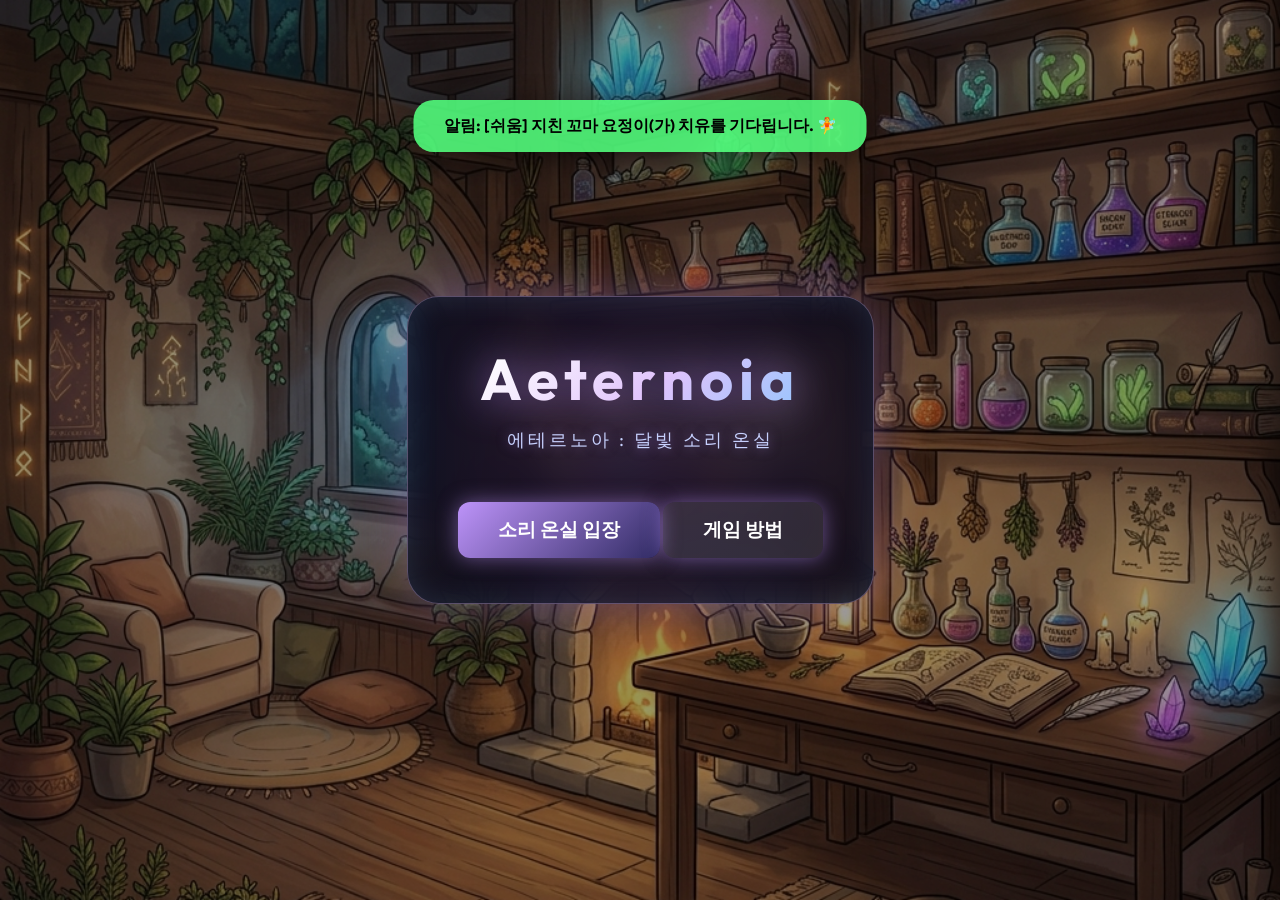
<file: index.html>
<!DOCTYPE html>
<html lang="ko">
<head>
    <meta charset="UTF-8">
    <meta name="viewport" content="width=device-width, initial-scale=1.0">
    <title>에테르노아 : 달빛 소리 온실 (Aeternoia)</title>
    <link rel="stylesheet" href="style.css?v=34">
    <link href="https://fonts.googleapis.com/css2?family=Outfit:wght@300;400;600;700&display=swap" rel="stylesheet">
</head>
<body>
    <div class="background-container">
        <div class="aurora"></div>
        <div class="stars" id="stars"></div>
    </div>

    <div id="app">
        <!-- 전역 상단 바 -->
        <div id="global-top-bar" class="top-bar-absolute hidden">
            <div class="top-bar-left">
                <div id="game-clock-badge" class="game-clock-badge glass" title="치유센터 가상 시각">
                    <span id="clock-icon" class="clock-icon">☀️</span>
                    <span id="clock-time" class="clock-time">08:00</span>
                    <span id="clock-tag" class="rush-tag hidden">🔥 RUSH!</span>
                </div>
                <div id="active-buffs-container" class="active-buffs-container"></div>
            </div>
            <div class="top-bar-right" style="display: flex; align-items: center; gap: 8px;">
                <select id="store-selector" class="glass" onchange="changeStage(this.value)">
                    <option value="1">1호점</option>
                </select>
                <button id="notif-btn" class="glass" onclick="toggleNotifications()">
                    🔔 <span id="notif-badge" class="hidden">0</span>
                </button>
            </div>
        </div>

        <!-- 1. 시작 화면 -->
        <section id="screen-start" class="screen active">
            <div class="title-container">
                <h1 class="game-title">Aeternoia</h1>
                <p class="game-subtitle" data-i18n="game_subtitle">에테르노아 : 달빛 소리 온실</p>
                <button class="primary-btn glow-btn" onclick="startGame()" data-i18n="start_button">소리 온실 입장</button>
                <button class="primary-btn glow-btn" onclick="showTutorial(event)" style="margin-top: 15px; background: rgba(255, 255, 255, 0.1);" data-i18n="tutorial_button">게임 방법</button>
            </div>
        </section>

        <!-- 2. 스튜디오 허브 (코너 선택 및 경영) -->
        <section id="screen-studio" class="screen">
            <header class="status-bar glass">
                <div class="user-info">
                    <span class="rank-tag" data-i18n="rank_tag">온실의 수호자</span>
                    <h1 id="guardian-name">에테르노아 온실</h1>
                </div>
                <div class="stats">
                    <div class="stat-item" id="stat-essence">
                        <span class="icon">✨</span>
                        <span class="value">0</span>
                    </div>
                    <div class="stat-item" id="stat-level">
                        <span class="value">LV.1</span>
                        <div class="level-xp-container">
                            <span class="xp-numeric">0 / 100 XP</span>
                        </div>
                    </div>
                </div>
            </header>

            <div class="studio-content">
                <h2 data-i18n="rooms_title">ASMR 코너 (Recording Rooms)</h2>
                <div class="room-grid" id="room-list">
                    <!-- 방 목록 동적 생성 -->
                </div>
            </div>

            <nav class="action-tabs glass">
                <button class="tab-btn active" data-tab="manage"><span class="tab-icon">🏢</span><span class="tab-text" data-i18n="tab_manage">경영</span></button>
                <button class="tab-btn" data-tab="inventory"><span class="tab-icon">🎒</span><span class="tab-text" data-i18n="tab_inventory">보관함</span></button>
                <button class="tab-btn" data-tab="upgrade"><span class="tab-icon">🛠️</span><span class="tab-text" data-i18n="tab_upgrade">강화</span></button>
                <button class="tab-btn" data-tab="abilities"><span class="tab-icon">✨</span><span class="tab-text" data-i18n="tab_abilities">능력</span></button>
                <button class="tab-btn" data-tab="stream" style="display:none;"><span class="tab-icon">🌌</span><span class="tab-text" data-i18n="tab_stream">방송</span></button>
                <button class="tab-btn" data-tab="reviews">
                    <span class="tab-icon">📱</span>
                    <span class="tab-text" data-i18n="tab_reviews">도감</span>
                    <span id="reviews-badge" class="badge hidden" style="position:absolute; top:-5px; right:-5px; background:red; color:white; border-radius:50%; padding:2px 6px; font-size:0.7rem; font-weight:bold;">0</span>
                </button>
                <button class="tab-btn" data-tab="settings"><span class="tab-icon">⚙️</span><span class="tab-text" data-i18n="tab_settings">설정</span></button>
            </nav>

            <!-- 허브 패널 시스템 -->
            <div class="panel-container">
                <button class="close-panel-btn" onclick="closePanel()">✕</button>
                
                <div id="manage-panel" class="panel active">
                    <div class="visitor-section">
                        <h3 data-i18n="visitor_title">대기 중인 지친 정령들</h3>
                        <p class="desc" data-i18n="visitor_desc">정령을 직접 치유하여 막대한 보상을 획득하세요.</p>
                        <div id="visitor-list"></div>
                    </div>
                </div>

                <div id="inventory-panel" class="panel">
                    <div class="shop-header">
                        <h2 data-i18n="inventory_title">아이템 보관함</h2>
                    </div>
                    <div class="inventory-bookshelf" id="inventory-list">
                        <!-- 인벤토리 아이템 동적 생성 -->
                    </div>
                </div>

                <div id="upgrade-panel" class="panel">
                    <div class="shop-header">
                        <h2 data-i18n="shop_title">영혼 상점 (버프 & 강화)</h2>
                        <div class="current-balance glass">✨ <span id="shop-essence">0</span></div>
                    </div>
                    
                    <div style="margin-bottom:15px;">
                        <h3 style="font-size:0.95rem; color:var(--accent-gold); margin-bottom:8px; display:flex; align-items:center; gap:6px;">🔨 영구 시스템 강화</h3>
                        <div class="upgrade-grid" id="upgrade-items"></div>
                    </div>

                    <!-- 1시간 주기 비밀 상점 섹션 -->
                    <div style="border-top: 1px dashed rgba(255,255,255,0.15); padding-top:15px; margin-top:15px;">
                        <div style="display:flex; justify-content:space-between; align-items:center; margin-bottom:10px;">
                            <h3 style="font-size:0.95rem; color:#00ffcc; display:flex; align-items:center; gap:6px;" data-i18n="secret_shop_title">⏰ 1시간 한정 비밀 보물상점</h3>
                            <span id="secret-shop-timer" style="font-size:0.8rem; font-family:monospace; color:#ffd700; background:rgba(0,0,0,0.4); padding:4px 10px; border-radius:12px; border:1px solid rgba(255,215,0,0.3);">⏱️ 재고 교체: 계산 중...</span>
                        </div>
                        <div class="upgrade-grid" id="secret-shop-items"></div>
                    </div>
                </div>

                <div id="abilities-panel" class="panel">
                    <div class="shop-header">
                        <div>
                            <h2 data-i18n="abilities_title">✨ 신비의 능력 각성</h2>
                            <p class="desc" data-i18n="abilities_desc" style="font-size:0.8rem; color:#aaa; margin-top:3px;">호점과 요소를 개척하여 치유센터의 강력한 자동화 및 보너스 능력을 해금하세요.</p>
                        </div>
                        <div class="current-balance glass">✨ <span id="abilities-essence">0</span></div>
                    </div>
                    <div class="abilities-branch-banner glass" style="margin-bottom:10px; padding:8px 15px; display:flex; justify-content:space-between; align-items:center; border-radius:12px; border:1px solid rgba(255,215,0,0.3);">
                        <span id="abilities-current-branch-badge" style="font-size:0.85rem; font-weight:bold; color:var(--accent-gold);">📍 현재 호점: 1호점</span>
                        <span style="font-size:0.75rem; color:#aaa;">해당 호점의 손님 및 룸에 독립 발동</span>
                    </div>
                    <div class="abilities-status-bar glass" id="abilities-status-summary" style="margin-bottom:15px; padding:10px 15px; display:flex; justify-content:space-between; align-items:center; border-radius:14px;">
                        <span id="abilities-unlocked-count" style="font-size:0.85rem; color:var(--accent-gold); font-weight:bold;">각성된 능력: 0 / 8</span>
                        <span id="abilities-status-tip" style="font-size:0.75rem; color:#aaa;">조건을 충족하면 능력을 깨울 수 있습니다.</span>
                    </div>
                    <div class="ability-grid" id="abilities-list">
                        <!-- 동적 생성 -->
                    </div>
                </div>

                <div id="stream-panel" class="panel">
                    <div class="stream-header">
                        <h2 data-i18n="stream_title">에테르노아 튜브 (힐링 채널)</h2>
                        <p class="desc" data-i18n="stream_desc">영상을 업로드하여 지속적인 조회수(경험치)와 후원금(정수)을 얻으세요!</p>
                        <p class="video-limit-text"><span data-i18n="upload_slots">업로드 슬롯:</span> <strong id="video-count">0</strong> / <strong id="video-max">1</strong> <span style="font-size:0.7rem; color:#aaa;" data-i18n="slots_info">(레벨당 1개)</span></p>
                    </div>
                    <div class="upload-controls glass">
                        <label for="stream-topic" data-i18n="select_topic">ASMR 주제 선택:</label>
                        <select id="stream-topic" class="custom-select">
                            <!-- 해금된 방 목록 동적 생성 -->
                        </select>
                        <button class="primary-btn upload-action-btn" onclick="uploadVideo()" data-i18n="upload_button">새 영상 업로드 🎥</button>
                    </div>
                    <div class="video-list-container">
                        <h3 data-i18n="uploaded_videos">업로드된 영상 목록</h3>
                            <div id="video-list" class="video-list">
                            <!-- 비디오 카드 동적 생성 -->
                        </div>
                    </div>
                </div>

                <div id="reviews-panel" class="panel">
                    <h3 data-i18n="reviews_title">에테르노아 SNS 후기 도감</h3>
                    <p class="desc" data-i18n="reviews_desc">손님들을 치유하고 남겨진 후기들을 수집하여 특별한 보상을 받아보세요.</p>
                    <div id="reviews-container">
                        <!-- 리뷰 도감 목록 동적 생성 -->
                    </div>
                </div>

                <!-- 설정 패널 -->
                <div id="settings-panel" class="panel">
                    <div class="shop-header"><h2 data-i18n="settings_title">환경 설정</h2></div>
                    <div class="upgrade-grid">
                        <div class="upgrade-card" style="flex-direction:column; align-items:flex-start; gap:10px;">
                            <label for="bgm-volume-slider"><strong data-i18n="setting_bgm_volume">🎵 배경음악 볼륨</strong></label>
                            <input type="range" id="bgm-volume-slider" min="0" max="100" value="50" oninput="applySettings()" onchange="applySettings()" style="width:100%;">
                        </div>
                        <div class="upgrade-card" style="flex-direction:column; align-items:flex-start; gap:10px;">
                            <label for="sfx-volume-slider"><strong data-i18n="setting_sfx_volume">🔊 효과음 (상호작용) 볼륨</strong></label>
                            <input type="range" id="sfx-volume-slider" min="0" max="100" value="50" oninput="applySettings()" onchange="applySettings()" style="width:100%;">
                        </div>
                        <div class="upgrade-card" style="flex-direction:column; align-items:flex-start; gap:10px;">
                            <label for="interaction-mode"><strong data-i18n="interaction_mode_title">🖱️ 상호작용 모드</strong></label>
                            <select id="interaction-mode" onchange="applySettings()" class="custom-select" style="background:rgba(255,255,255,0.1); border:none; padding:5px; width:100%;">
                                <option value="direct" data-i18n="interaction_mode_direct">직접 상호작용 (클릭/드래그 시 재화 획득)</option>
                                <option value="auto" data-i18n="interaction_mode_auto">자동 재생 (반복 듣기 전용, 재화 획득 불가)</option>
                            </select>
                        </div>
                        <div class="upgrade-card" style="flex-direction:row; align-items:center; justify-content:space-between;">
                            <label for="autosave-toggle"><strong data-i18n="setting_autosave">💾 자동 저장 기능</strong></label>
                            <input type="checkbox" id="autosave-toggle" checked onchange="applySettings()" style="transform:scale(1.5);">
                        </div>
                        <div class="upgrade-card" style="flex-direction:column; align-items:flex-start; gap:10px;">
                            <label for="graphics-select"><strong data-i18n="setting_graphics">✨ 그래픽 (화질)</strong></label>
                            <select id="graphics-select" onchange="applySettings()" class="custom-select" style="background:rgba(255,255,255,0.1); border:none; padding:5px; width:100%;">
                                <option value="high" data-i18n="graphics_high">높음 (모든 효과 켜짐)</option>
                                <option value="low" data-i18n="graphics_low">낮음 (배터리/저사양용)</option>
                            </select>
                        </div>
                        <div class="upgrade-card" style="flex-direction:column; align-items:flex-start; gap:10px;">
                            <label for="language-select"><strong data-i18n="setting_language">🌐 언어 / Language</strong></label>
                            <select id="language-select" class="custom-select" onchange="applySettings(); applyLanguage();" style="background:rgba(255,255,255,0.1); border:none; padding:5px; width:100%;">
                                <option value="ko">한국어 (Korean)</option>
                                <option value="en">English</option>
                                <option value="ja">日本語 (Japanese)</option>
                                <option value="zh">简体中文 (Chinese)</option>
                                <option value="fr">Français (French)</option>
                            </select>
                        </div>
                        <div class="upgrade-card" style="flex-direction:row; align-items:center; justify-content:space-between; grid-column: 1 / -1; border: 1px solid rgba(255, 215, 0, 0.4); background: rgba(255, 215, 0, 0.05);">
                            <label for="devmode-toggle"><strong style="color:#ffd700;">🛠️ 개발자 모드 (Dev Mode)</strong></label>
                            <input type="checkbox" id="devmode-toggle" onchange="toggleDevMode()" style="transform:scale(1.5);">
                        </div>
                        <!-- 개발자 툴킷 패널 -->
                        <div id="devmode-panel" class="upgrade-card" style="display:none; flex-direction:column; align-items:flex-start; gap:12px; grid-column: 1 / -1; background: rgba(0, 0, 0, 0.4); border: 1px dashed #ffd700; padding:15px; border-radius:10px; margin-top:5px;">
                            <h3 style="color:#ffd700; font-size:1.05rem; margin:0 0 5px 0; display:flex; align-items:center; gap:6px;">⚡ 개발자 시스템 커스텀 툴킷</h3>
                            <div style="display:flex; flex-wrap:wrap; gap:8px; width:100%;">
                                <button class="primary-btn" style="padding:6px 12px; font-size:0.85rem; background:linear-gradient(135deg, #f39c12, #d35400);" onclick="devAddResources()">💰 재화 +100억 에센스 & +1억 XP</button>
                                <button class="primary-btn" style="padding:6px 12px; font-size:0.85rem; background:linear-gradient(135deg, #9b59b6, #8e44ad);" onclick="devUnlockAllStages()">🔓 1~6호점 전격 해금</button>
                                <button class="primary-btn" style="padding:6px 12px; font-size:0.85rem; background:linear-gradient(135deg, #e74c3c, #c0392b);" onclick="devMaxAllRooms()">⚡ 현재 호점 모든 코너 & 강화 만렙</button>
                                <button class="primary-btn" style="padding:6px 12px; font-size:0.85rem; background:linear-gradient(135deg, #1abc9c, #16a085);" onclick="devSpawnVisitor()">🧑‍🤝‍🧑 손님 즉시 강제 소환</button>
                                <button class="primary-btn" style="padding:6px 12px; font-size:0.85rem; background:linear-gradient(135deg, #34495e, #2c3e50);" onclick="devResetBgm()">🎵 BGM & AudioContext 재시작</button>
                                <button class="primary-btn" style="padding:6px 12px; font-size:0.85rem; background:linear-gradient(135deg, #c0392b, #7f8c8d); border:1px solid #ff4444;" onclick="devResetAllData()">🧹 개발자 테스트 데이터 제거 (원래 상태로 복원)</button>
                            </div>
                            <!-- 실시간 시스템 진단 로그 박스 -->
                            <div style="width:100%; margin-top:8px; background:rgba(0,0,0,0.6); padding:10px; border-radius:6px; font-family:monospace; font-size:0.8rem; color:#00ffcc; max-height:140px; overflow-y:auto; border:1px solid rgba(0,255,204,0.3);">
                                <div style="font-weight:bold; color:#fff; margin-bottom:4px; border-bottom:1px solid #444; padding-bottom:3px; display:flex; justify-content:space-between;">
                                    <span>🔍 시스템 실시간 진단 상태</span>
                                    <span style="color:#aaa; font-weight:normal; font-size:0.75rem;">자동 갱신 중...</span>
                                </div>
                                <div id="dev-diag-info">진단 정보 로딩 중...</div>
                            </div>
                        </div>
                        <button class="primary-btn" style="width:100%; margin-top:10px; background:linear-gradient(135deg, #2ecc71, #27ae60);" onclick="manualSave()" data-i18n="save_button">현재 상태 수동 저장</button>
                    </div>
                </div>
            </div>
        </section>

        <!-- 3. 녹화 화면 (ASMR 상호작용 및 다이렉트 치유) -->
        <section id="screen-recording" class="screen">
            <header class="recording-header">
                <div style="display: flex; align-items: center; gap: 15px;">
                    <button class="back-btn glass" onclick="stopRecording()">
                        <span class="icon">◀</span> <span data-i18n="back_to_studio">스튜디오로 복귀</span>
                    </button>
                    <div id="recording-game-clock-badge" class="game-clock-badge glass" title="치유센터 가상 시각">
                        <span id="recording-clock-icon" class="clock-icon">☀️</span>
                        <span id="recording-clock-time" class="clock-time">08:00</span>
                        <span id="recording-clock-tag" class="rush-tag hidden">🔥 RUSH!</span>
                    </div>
                    <div class="level-display glass" style="padding: 5px 15px; border-radius: 20px; font-weight: bold; color: var(--accent-gold);">
                        <span id="recording-level-text">LV.1</span>
                    </div>
                    <div id="recording-active-buffs" class="active-buffs-container"></div>
                </div>
                <div class="metrics glass">
                    <div class="metric-item" id="stability-index">
                        <span class="label" data-i18n="stability_index">안정 지수</span>
                        <div class="meter-bg"><div class="meter-fill" style="width: 80%;"></div></div>
                        <span class="value">80%</span>
                    </div>
                </div>
            </header>

            <div id="active-healing-overlay" class="healing-overlay hidden">
                <div class="healing-target-info">
                    <span id="healing-avatar" class="avatar">🧚</span>
                    <div style="display: flex; flex-direction: column; align-items: flex-start; gap: 4px;">
                        <span id="healing-name" class="name">지친 요정 치유 중...</span>
                        <span id="healing-prescription-badge" class="prescription-pill standard">일반 처방 진행 중</span>
                    </div>
                </div>
                <div class="healing-progress-container glass">
                    <div id="healing-progress-fill" class="healing-progress-fill"></div>
                    <span id="healing-percent" class="healing-percent">0%</span>
                </div>
                <div class="instruction-text" data-i18n="healing_instruction">ASMR 도구와 상호작용하여 치유를 완료하세요!</div>
                <button id="auto-heal-btn" class="primary-btn glow-btn" onclick="toggleAutoHeal()" style="margin-top: 10px; background: linear-gradient(135deg, var(--accent-gold), #ffaa00); color: #000; font-weight: bold; border: none;" data-i18n="auto_heal_button">자동 치유 시작 ⚡</button>
            </div>

            <div class="recording-visual">
                <div id="db-meter" class="glass">
                    <div class="db-needle"></div>
                    <span class="db-text">35 dB</span>
                    <span class="db-status">OPTIMAL</span>
                </div>
                <div id="tool-instruction" class="tool-instruction glass" style="margin-bottom: 10px; padding: 10px; font-size: 0.9rem; text-align: center; color: #fff;" data-i18n="instruction_default">
                    <b>조작 방법:</b> 화면을 클릭하거나 마우스를 드래그하여 소리를 들어보세요.
                </div>
                <button id="auto-play-toggle" class="primary-btn glow-btn hidden" onclick="toggleAutoPlay()" style="margin: 0 auto 10px auto; display: none; background: linear-gradient(135deg, #3498db, #2980b9); color: #fff; font-weight: bold; border: none; width: 200px;" data-i18n="auto_play_toggle">🔊 소리 켜기</button>
                <div id="interaction-sanctuary" class="sanctuary-area">
                    <div id="active-tool-layer"></div>
                    <canvas id="interaction-canvas"></canvas>
                </div>
                <div class="current-room-text" id="recording-room-name">방 이름</div>
            </div>
            
            <div class="recording-footer">
                <div class="recording-footer-top">
                    <div id="recording-accumulated-rewards" class="session-rewards-badge glass" title="이번 세션 획득량">
                        <span class="session-reward-label" data-i18n="session_rewards_label">세션 획득</span>
                        <span class="session-val session-essence">✨ <strong id="session-essence-val">+0</strong></span>
                        <span class="session-val session-xp">🌟 <strong id="session-xp-val">+0</strong></span>
                    </div>
                </div>
                <div class="xp-bar-container glass">
                    <div class="xp-bar-fill"></div>
                    <span class="xp-text" data-i18n="growth_gauge">성장 게이지</span>
                </div>
            </div>
        </section>

        <!-- 4. 알림 센터 패널 -->
        <!-- Tutorial Modal -->
    <div id="tutorial-modal" class="modal-overlay hidden" style="z-index: 10000;">
        <div class="modal-content glass" style="max-width: 520px; text-align: center; position: relative; border-radius: 30px; padding: 25px; border: 1.5px solid var(--accent-gold);">
            <h2 style="margin-bottom: 15px; color: var(--accent-gold); font-size: 1.3rem;" data-i18n="tutorial_title">📖 게임 방법 (스튜디오 가이드)</h2>
            
            <div id="tutorial-slide-1" class="tutorial-slide">
                <img src="image/tutorial_step1.png" style="width: 100%; max-height: 240px; object-fit: cover; border-radius: 18px; margin-bottom: 15px; border: 1px solid rgba(255,255,255,0.2);" alt="Step 1">
                <p style="line-height: 1.6; font-size: 0.95rem; color: #e2e8f0;" data-i18n="tutorial_step1_text"><b>1. 손님 맞이</b><br>지친 손님이 찾아오면 클릭하여 원하는 치유 코너로 안내하세요. 붉은 바는 손님의 스트레스를 의미합니다.</p>
            </div>
            
            <div id="tutorial-slide-2" class="tutorial-slide hidden">
                <img src="image/tutorial_step2.png" style="width: 100%; max-height: 240px; object-fit: cover; border-radius: 18px; margin-bottom: 15px; border: 1px solid rgba(255,255,255,0.2);" alt="Step 2">
                <p style="line-height: 1.6; font-size: 0.95rem; color: #e2e8f0;" data-i18n="tutorial_step2_text"><b>2. ASMR 상호작용</b><br>코너 안의 요소를 클릭하거나 문지르면 <b>안정지수</b>가 오르고 치유 속도가 2배 빨라집니다!</p>
            </div>
            
            <div id="tutorial-slide-3" class="tutorial-slide hidden">
                <img src="image/tutorial_step3.png" style="width: 100%; max-height: 240px; object-fit: cover; border-radius: 18px; margin-bottom: 15px; border: 1px solid rgba(255,255,255,0.2);" alt="Step 3">
                <p style="line-height: 1.6; font-size: 0.95rem; color: #e2e8f0;" data-i18n="tutorial_step3_text"><b>3. 성장과 확장</b><br>치유가 끝나면 에센스(✨)와 경험치를 받습니다. 돈을 모아 장비를 업그레이드하고 호점을 오픈하세요!</p>
                <button class="primary-btn glow-btn" onclick="startFromTutorial(event)" style="margin-top: 15px; width: 100%; padding: 12px 20px; font-size: 1rem;" data-i18n="tutorial_enter_btn">✨ 지금 바로 스튜디오 입장하기</button>
            </div>

            <div style="margin-top: 20px; display: flex; justify-content: space-between; align-items: center; border-top: 1px solid rgba(255,255,255,0.1); padding-top: 15px;">
                <button class="secondary-btn" id="tutorial-prev" onclick="changeTutorialSlide(-1)" style="visibility: hidden; padding: 8px 18px;" data-i18n="tutorial_prev">◀ 이전</button>
                <div id="tutorial-dots" style="display: flex; gap: 8px;">
                    <span class="dot active" style="width: 10px; height: 10px; border-radius: 50%; background-color: var(--accent-gold);"></span>
                    <span class="dot" style="width: 10px; height: 10px; border-radius: 50%; background-color: rgba(255,255,255,0.3);"></span>
                    <span class="dot" style="width: 10px; height: 10px; border-radius: 50%; background-color: rgba(255,255,255,0.3);"></span>
                </div>
                <button class="primary-btn glow-btn" id="tutorial-next" onclick="changeTutorialSlide(1)" style="padding: 8px 18px;" data-i18n="tutorial_next">다음 ▶</button>
            </div>
            <button onclick="hideTutorial(event)" style="position: absolute; top: 15px; right: 15px; background: rgba(255,255,255,0.1); border: 1px solid rgba(255,255,255,0.3); width: 32px; height: 32px; border-radius: 50%; font-size: 1rem; color: white; cursor: pointer; display: flex; align-items: center; justify-content: center;">✕</button>
        </div>
    </div>

    <!-- Background Audio -->
    <audio id="bgm-player" loop></audio>

    <!-- Room Select Modal -->
    <div id="room-select-modal" class="modal-overlay hidden">
        <div class="modal-content glass" style="max-width: 540px;">
            <div id="room-select-modal-header">
                <h3 style="color:var(--accent-gold); margin-bottom:15px; text-align:center;">치유를 진행할 코너 선택</h3>
            </div>
            <div id="modal-room-list" style="display: grid; grid-template-columns: repeat(auto-fill, minmax(130px, 1fr)); gap: 10px; max-height: 50vh; overflow-y: auto;">
                <!-- 방 리스트 동적 생성 -->
            </div>
            <div class="modal-actions" style="margin-top: 15px;">
                <button class="secondary-btn" onclick="closeRoomSelectModal()" data-i18n="btn_cancel">취소</button>
            </div>
        </div>
    </div>

    <!-- Level Up Overlay -->
    <div id="levelup-overlay" class="hidden" onclick="this.classList.add('hidden')">
        <div class="levelup-content" onclick="event.stopPropagation(); document.getElementById('levelup-overlay').classList.add('hidden');">
            <div class="levelup-icon">🌟</div>
            <div class="levelup-text" data-i18n="levelup_title">레벨 업!</div>
            <div id="levelup-level" class="levelup-level">LV.2</div>
            <button onclick="document.getElementById('levelup-overlay').classList.add('hidden')" style="margin-top: 20px; display: block; width: 100%; background: transparent; border: none; color: #aaa; cursor: pointer; text-decoration: underline; font-size: 0.9rem;" data-i18n="skip_screen">화면 건너뛰기</button>
        </div>
    </div>

    <!-- Notification Container -->
    <div id="notification-center" class="notif-panel">
            <div class="notif-header">
                <h3 data-i18n="notif_center_title">알림 센터</h3>
                <button class="close-notif-btn glass" onclick="toggleNotifications()">✕</button>
            </div>
            <div id="notif-list" class="notif-list">
                <!-- 알림 내역 동적 생성 -->
            </div>
            <button class="clear-notif-btn" onclick="clearNotifications()" data-i18n="clear_notifs_button">알림 모두 지우기</button>
        </div>
    </div>

    <div id="item-modal" class="modal-overlay hidden">
        <div class="modal-content glass">
            <h3 data-i18n="item_use_confirm">정말로 이 아이템을 사용하시겠습니까?</h3>
            <div id="modal-item-info" class="modal-item-info"></div>
            <div class="modal-actions">
                <button class="primary-btn" id="btn-use-item" data-i18n="btn_use">사용하기</button>
                <button class="secondary-btn" onclick="closeItemModal()" data-i18n="btn_later">나중에</button>
            </div>
        </div>
    </div>

    <!-- Review Collection Celebration Modal -->
    <div id="reward-celebration-modal" class="modal-overlay hidden" onclick="closeRewardCelebrationModal()">
        <div class="reward-celebration-box glass" onclick="event.stopPropagation()">
            <div class="reward-icon-sparkle">🎉</div>
            <h2 id="reward-modal-title" class="reward-title">도감 컬렉션 달성 보상!</h2>
            <p id="reward-modal-subtitle" class="reward-subtitle">1호점 모든 ASMR 후기 수집 완료</p>
            <div id="reward-modal-items" class="reward-items-showcase">
                <!-- 동적 보상 아이템 -->
            </div>
            <p class="reward-tip" data-i18n="reward_modal_tip">방문객들의 소중한 후기가 온실에 큰 힘이 되었습니다.</p>
            <button class="primary-btn glow-btn" onclick="closeRewardCelebrationModal()" data-i18n="claim_reward">보상 받기</button>
        </div>
    </div>

    <!-- Healing Complete Modal (치유 완료 팝업) -->
    <div id="healing-complete-modal" class="modal-overlay hidden" onclick="closeHealingCompleteModal()">
        <div class="healing-complete-box glass" onclick="event.stopPropagation()">
            <div class="healing-complete-avatar" id="healing-complete-avatar">🧚</div>
            <h2 id="healing-complete-title" class="healing-complete-title" data-i18n="modal_healing_complete_title">🌸 치유 완료!</h2>
            <p id="healing-complete-subtitle" class="healing-complete-subtitle">달빛 정령 손님이 평온한 마음을 되찾았습니다.</p>

            <!-- 손님 만족도 카드 -->
            <div id="healing-satisfaction-card" class="satisfaction-card optimal">
                <div class="satisfaction-header">
                    <span class="satisfaction-label" data-i18n="label_guest_satisfaction">✨ 손님 만족도</span>
                    <div id="satisfaction-stars" class="satisfaction-stars">⭐⭐⭐⭐⭐</div>
                    <span id="satisfaction-badge" class="satisfaction-badge optimal">💖 맞춤 처방 대만족!</span>
                </div>
                <p id="satisfaction-comment" class="satisfaction-comment">"증상에 꼭 맞는 소리 덕분에 마음이 치유되었습니다!"</p>
                <div id="satisfaction-bonus-note" class="satisfaction-bonus-note">✨ 완치 보답 +30% 보너스 적용</div>
            </div>

            <!-- 획득 보상 내역 -->
            <div class="healing-rewards-showcase">
                <div class="healing-reward-row">
                    <span class="reward-icon">✨</span>
                    <div class="reward-meta">
                        <span class="reward-name" data-i18n="label_healing_essence">치유 정수</span>
                        <span id="healing-essence-subnote" class="reward-subnote"></span>
                    </div>
                    <span id="healing-reward-essence" class="reward-val">+0</span>
                </div>
                <div class="healing-reward-row">
                    <span class="reward-icon">🔮</span>
                    <div class="reward-meta">
                        <span class="reward-name" data-i18n="label_healing_xp">연구 경험치</span>
                        <span id="healing-xp-subnote" class="reward-subnote"></span>
                    </div>
                    <span id="healing-reward-xp" class="reward-val">+0</span>
                </div>
                <div id="healing-reward-tip-row" class="healing-reward-row tip-bonus-row hidden">
                    <span class="reward-icon">🎁</span>
                    <div class="reward-meta">
                        <span class="reward-name" style="color:var(--accent-gold);" data-i18n="label_healing_tip">정령의 특별 팁</span>
                        <span id="healing-tip-subnote" class="reward-subnote" style="color:#ffd700;" data-i18n="tip_subnote">치유에 깊이 감동하여 전달한 특별 보답</span>
                    </div>
                    <span id="healing-reward-tip" class="reward-val" style="color:var(--accent-gold);">+0</span>
                </div>
                <div id="healing-reward-item-row" class="healing-reward-row item-row hidden">
                    <span id="healing-reward-item-icon" class="reward-icon">🎁</span>
                    <div class="reward-meta">
                        <span id="healing-reward-item-name" class="reward-name">특별 답례 선물</span>
                        <span class="reward-subnote" style="color:#38bdf8;" data-i18n="special_gift_subnote">보답 선물</span>
                    </div>
                    <span class="reward-val highlight">+1개</span>
                </div>
            </div>

            <button class="primary-btn glow-btn" style="width:100%;" onclick="closeHealingCompleteModal()" data-i18n="btn_claim_healing_reward">소중한 보답 받기</button>
        </div>
    </div>

    <div id="toast-container" class="toast-container"></div>
    <audio id="bgm" src="game_sound/background_sound/Beneath_The_Glass_Willow.mp3" loop></audio>
    <script src="audio_base64.js?v=35"></script>
    <script src="procedural_bgm.js?v=35"></script>
    <script src="app.js?v=35"></script>
</body>
</html>
</file>
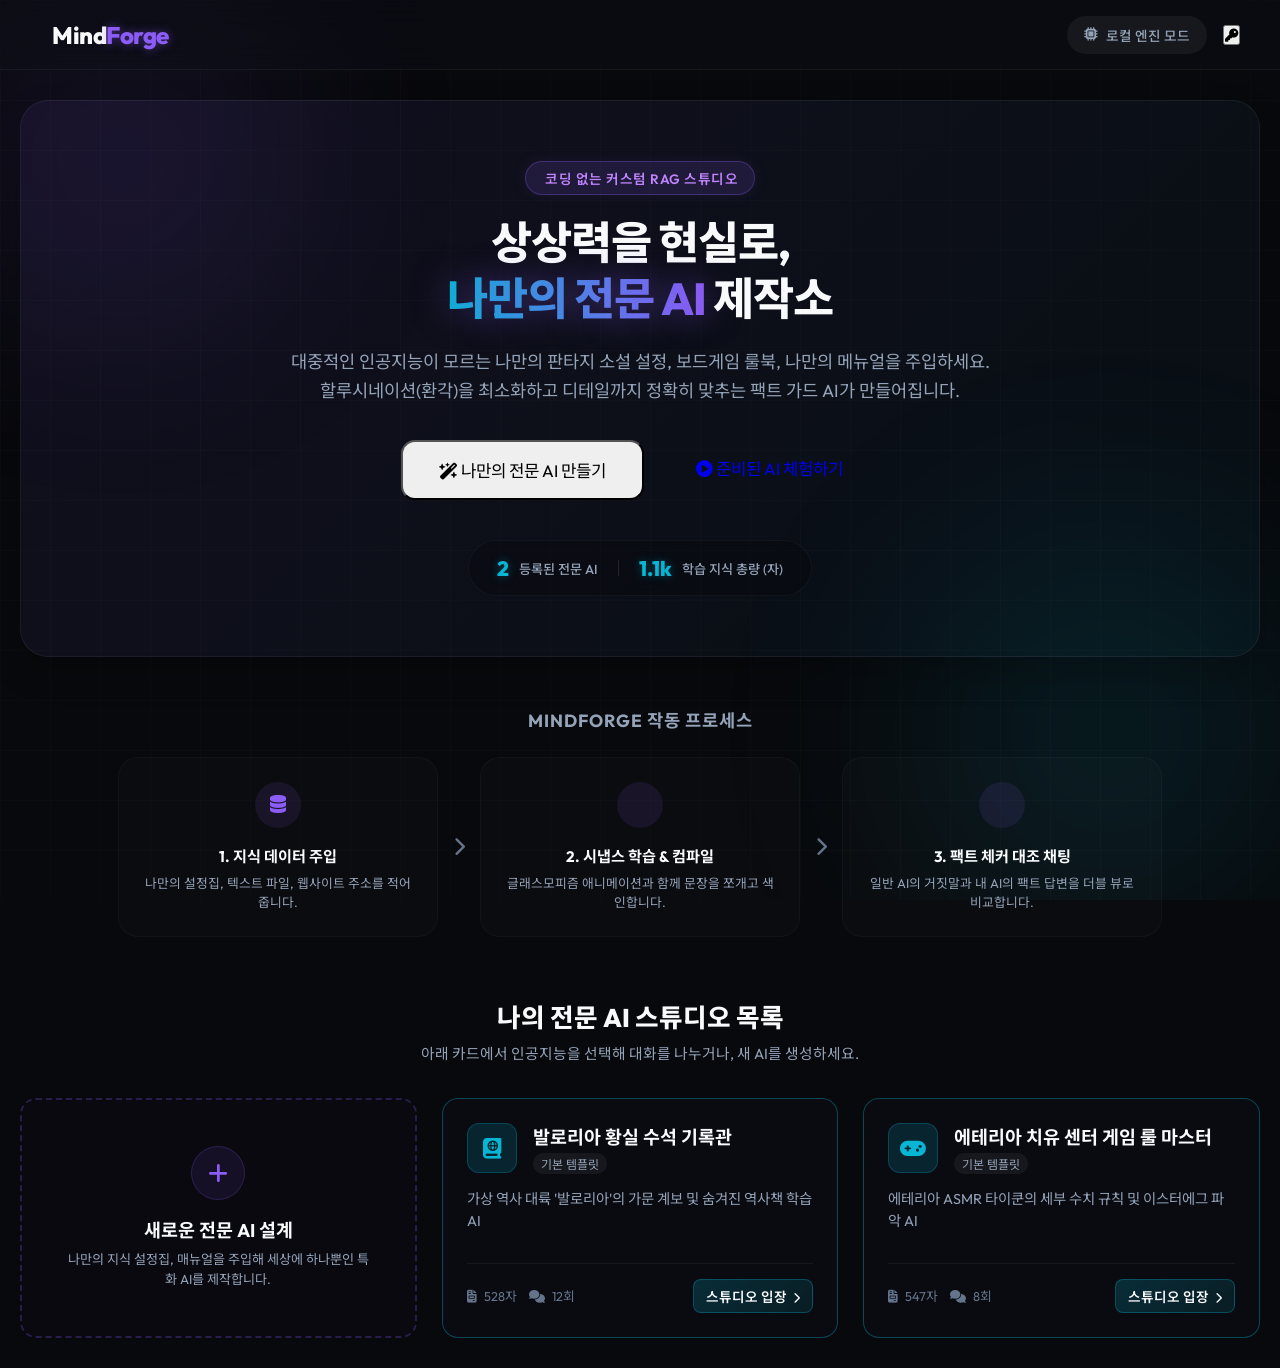
<file: mindforge/index.html>
<!DOCTYPE html>
<html lang="ko">
<head>
    <meta charset="UTF-8">
    <meta name="viewport" content="width=device-width, initial-scale=1.0">
    <title>MindForge - 나만의 전문 AI 제작 플랫폼</title>
    <!-- 구글 폰트: Outfit & Noto Sans KR -->
    <link href="https://fonts.googleapis.com/css2?family=Noto+Sans+KR:wght@300;400;500;700&family=Outfit:wght@300;400;500;600;700;800&display=swap" rel="stylesheet">
    <!-- FontAwesome 아이콘 -->
    <link rel="stylesheet" href="https://cdnjs.cloudflare.com/ajax/libs/font-awesome/6.4.0/css/all.min.css">
    <!-- 스타일시트 -->
    <link rel="stylesheet" href="style.css">
</head>
<body>
    <!-- 배경 특수 효과 -->
    <div class="bg-effects">
        <div class="glow-orb orb-1"></div>
        <div class="glow-orb orb-2"></div>
        <div class="grid-overlay"></div>
    </div>

    <!-- 앱 전체 컨테이너 -->
    <div id="app">
        <!-- 상단 네비게이션 바 -->
        <header class="navbar glass">
            <div class="logo" onclick="navigateTo('dashboard')">
                <i class="fa-solid fa-brain-circuit brain-logo"></i>
                <span class="logo-text">Mind<span>Forge</span></span>
            </div>
            <div class="nav-right">
                <div class="api-status-badge local" id="api-status" onclick="openApiModal()">
                    <i class="fa-solid fa-microchip"></i>
                    <span id="api-status-text">로컬 엔진 모드</span>
                </div>
                <button class="icon-btn" onclick="openApiModal()" title="API 설정">
                    <i class="fa-solid fa-key"></i>
                </button>
            </div>
        </header>

        <!-- 메인 콘텐츠 영역 -->
        <main class="content-container">
            
            <!-- 1. 메인 대시보드 화면 -->
            <section id="screen-dashboard" class="screen active">
                <!-- 완전 중앙 정렬된 메인 히어로 섹션 -->
                <div class="dashboard-hero centered glass">
                    <div class="hero-content">
                        <div class="hero-badge"><i class="fa-solid fa-sparkles"></i> 코딩 없는 커스텀 RAG 스튜디오</div>
                        <h1>상상력을 현실로, <br><span>나만의 전문 AI</span> 제작소</h1>
                        <p>대중적인 인공지능이 모르는 나만의 판타지 소설 설정, 보드게임 룰북, 나만의 메뉴얼을 주입하세요. <br>할루시네이션(환각)을 최소화하고 디테일까지 정확히 맞추는 팩트 가드 AI가 만들어집니다.</p>
                        
                        <div class="hero-actions">
                            <button class="primary-btn glow-btn large" onclick="navigateTo('creator')">
                                <i class="fa-solid fa-wand-magic-sparkles"></i> 나만의 전문 AI 만들기
                            </button>
                            <a href="#ai-list-section" class="sec-btn large">
                                <i class="fa-solid fa-circle-play"></i> 준비된 AI 체험하기
                            </a>
                        </div>

                        <div class="hero-stats-row">
                            <div class="hero-stat-item">
                                <span class="h-stat-num" id="stat-ai-count">0</span>
                                <span class="h-stat-label">등록된 전문 AI</span>
                            </div>
                            <div class="hero-stat-divider"></div>
                            <div class="hero-stat-item">
                                <span class="h-stat-num" id="stat-kb-size">0k</span>
                                <span class="h-stat-label">학습 지식 총량 (자)</span>
                            </div>
                        </div>
                    </div>
                </div>

                <!-- 서비스 핵심 워크플로우 비주얼 가이드 -->
                <div class="workflow-section">
                    <div class="wf-title">MindForge 작동 프로세스</div>
                    <div class="workflow-grid">
                        <div class="wf-card glass">
                            <div class="wf-icon"><i class="fa-solid fa-database"></i></div>
                            <h4>1. 지식 데이터 주입</h4>
                            <p>나만의 설정집, 텍스트 파일, 웹사이트 주소를 적어줍니다.</p>
                        </div>
                        <div class="wf-arrow"><i class="fa-solid fa-chevron-right"></i></div>
                        <div class="wf-card glass">
                            <div class="wf-icon"><i class="fa-solid fa-brain-circuit"></i></div>
                            <h4>2. 시냅스 학습 & 컴파일</h4>
                            <p>글래스모피즘 애니메이션과 함께 문장을 쪼개고 색인합니다.</p>
                        </div>
                        <div class="wf-arrow"><i class="fa-solid fa-chevron-right"></i></div>
                        <div class="wf-card glass">
                            <div class="wf-icon"><i class="fa-solid fa-chart-columns"></i></div>
                            <h4>3. 팩트 체커 대조 채팅</h4>
                            <p>일반 AI의 거짓말과 내 AI의 팩트 답변을 더블 뷰로 비교합니다.</p>
                        </div>
                    </div>
                </div>

                <!-- AI 리스트 영역 -->
                <div class="ai-list-section-wrapper" id="ai-list-section">
                    <div class="section-header centered">
                        <h2>나의 전문 AI 스튜디오 목록</h2>
                        <p class="section-subtitle">아래 카드에서 인공지능을 선택해 대화를 나누거나, 새 AI를 생성하세요.</p>
                    </div>

                    <!-- AI 카드 그리드 -->
                    <div class="ai-grid" id="ai-list-container">
                        <!-- 첫 번째 카드는 항상 '새로운 AI 만들기' 카드여야 함 (app.js에서 동적 제어) -->
                    </div>
                </div>
            </section>


            <!-- 2. AI 크리에이터 생성 마법사 화면 -->
            <section id="screen-creator" class="screen">
                <div class="back-link" onclick="navigateTo('dashboard')">
                    <i class="fa-solid fa-arrow-left"></i> 대시보드로 돌아가기
                </div>

                <div class="creator-card glass">
                    <!-- 단계별 인디케이터 -->
                    <div class="stepper">
                        <div class="step active" id="step-ind-1">
                            <span class="step-num">1</span>
                            <span class="step-title">아이덴티티 설정</span>
                        </div>
                        <div class="step-line" id="step-line-1"></div>
                        <div class="step" id="step-ind-2">
                            <span class="step-num">2</span>
                            <span class="step-title">데이터 주입 (공부)</span>
                        </div>
                        <div class="step-line" id="step-line-2"></div>
                        <div class="step" id="step-ind-3">
                            <span class="step-num">3</span>
                            <span class="step-title">시냅스 활성화</span>
                        </div>
                    </div>

                    <!-- 단계 1: 아이덴티티 설정 -->
                    <div class="step-content active" id="step-content-1">
                        <h3>AI의 정체성 및 말투를 설정합니다.</h3>
                        <div class="form-group">
                            <label for="ai-name">AI 이름 <span class="required">*</span></label>
                            <input type="text" id="ai-name" placeholder="예: 발로리아 수석 역사학자, 마인크래프트 모드 룰러">
                        </div>

                        <div class="form-group">
                            <label>AI 프로필 아이콘 선택</label>
                            <div class="avatar-selector">
                                <div class="avatar-option active" data-avatar="fa-book-atlas"><i class="fa-solid fa-book-atlas"></i></div>
                                <div class="avatar-option" data-avatar="fa-dragon"><i class="fa-solid fa-dragon"></i></div>
                                <div class="avatar-option" data-avatar="fa-gamepad"><i class="fa-solid fa-gamepad"></i></div>
                                <div class="avatar-option" data-avatar="fa-flask"><i class="fa-solid fa-flask"></i></div>
                                <div class="avatar-option" data-avatar="fa-wand-magic-sparkles"><i class="fa-solid fa-wand-magic-sparkles"></i></div>
                                <div class="avatar-option" data-avatar="fa-scroll"><i class="fa-solid fa-scroll"></i></div>
                                <div class="avatar-option" data-avatar="fa-robot"><i class="fa-solid fa-robot"></i></div>
                                <div class="avatar-option" data-avatar="fa-shield-halved"><i class="fa-solid fa-shield-halved"></i></div>
                            </div>
                        </div>

                        <div class="form-group">
                            <label for="ai-desc">한 줄 설명 <span class="required">*</span></label>
                            <input type="text" id="ai-desc" placeholder="예: 가상의 판타지 대륙 발로리아의 모든 역사와 인물 관계를 기억합니다.">
                        </div>

                        <div class="form-group">
                            <label for="ai-persona">기본 페르소나 (프롬프트 룰)</label>
                            <textarea id="ai-persona" rows="3" placeholder="예: 당신은 학구적이며 차분하고, 모르는 것은 절대 지어내지 않고 주입된 기록물에만 기반하여 답합니다."></textarea>
                        </div>

                        <div class="form-actions">
                            <div></div> <!-- spacer -->
                            <button class="primary-btn" onclick="nextStep(2)">
                                다음 단계로 <i class="fa-solid fa-arrow-right"></i>
                            </button>
                        </div>
                    </div>

                    <!-- 단계 2: 지식 주입 (공부) -->
                    <div class="step-content" id="step-content-2">
                        <div class="step-header-with-actions">
                            <h3>이 인공지능이 독점적으로 학습할 '나만의 지식'을 주입하세요.</h3>
                            <div class="template-selector-wrapper">
                                <span class="label-hint">또는 빠른 테스트용 템플릿 로드:</span>
                                <button class="sec-btn sm" onclick="loadSampleTemplate('fantasy')">🐉 판타지 설정집</button>
                                <button class="sec-btn sm" onclick="loadSampleTemplate('game')">🎲 인디보드게임 룰북</button>
                            </div>
                        </div>

                        <div class="knowledge-tabs">
                            <button class="k-tab-btn active" data-tab="kb-text"><i class="fa-solid fa-keyboard"></i> 직접 입력</button>
                            <button class="k-tab-btn" data-tab="kb-file"><i class="fa-solid fa-file-import"></i> 파일 업로드</button>
                            <button class="k-tab-btn" data-tab="kb-web"><i class="fa-solid fa-globe"></i> 웹 크롤링 시뮬레이터</button>
                        </div>

                        <!-- 탭: 직접 입력 -->
                        <div class="k-tab-content active" id="kb-text">
                            <div class="form-group">
                                <label for="knowledge-text">세부 지식 입력 <span class="required">*</span></label>
                                <textarea id="knowledge-text" rows="12" placeholder="일반 인공지능이 잘 알 수 없는 구체적인 정보, 설정, 메뉴얼, 인물 세부정보를 적어주세요. 
(예시: 발로리아의 4대 황제 에드워드 3세는 마법을 다루지 못했으나, 그의 검 '솔라리스'는 빛 속성의 정령과 계약된 유일한 유물이었다. 그는 황비 카트린과의 사이에서 2남 1녀를 두었다...)"></textarea>
                            </div>
                        </div>

                        <!-- 탭: 파일 업로드 -->
                        <div class="k-tab-content" id="kb-file">
                            <div class="file-drop-area" id="file-drop-zone">
                                <i class="fa-solid fa-cloud-arrow-up cloud-icon"></i>
                                <p class="drop-text">여기로 텍스트(.txt) 또는 JSON(.json) 파일을 끌어다 놓으세요.</p>
                                <span class="drop-or">또는</span>
                                <label for="file-upload" class="file-select-btn">파일 선택</label>
                                <input type="file" id="file-upload" accept=".txt,.json" style="display: none;">
                            </div>
                            <div id="file-info-bar" class="file-info-bar hidden">
                                <i class="fa-solid fa-file-lines file-icon"></i>
                                <span id="uploaded-file-name">파일명.txt</span>
                                <span id="uploaded-file-size">(15 KB)</span>
                                <button class="remove-file-btn" onclick="clearUploadedFile()"><i class="fa-solid fa-xmark"></i></button>
                            </div>
                        </div>

                        <!-- 탭: 웹 크롤링 -->
                        <div class="k-tab-content" id="kb-web">
                            <div class="web-crawler-container">
                                <p class="tab-desc">특정 마이너 위키나 정보 제공용 블로그 포스트의 주소를 입력하면 인공지능이 해당 내용을 실시간 스캔합니다.</p>
                                <div class="url-input-group">
                                    <input type="url" id="crawl-url" placeholder="https://my-minor-wiki.com/valoria-history">
                                    <button class="primary-btn" onclick="startMockCrawl()">정보 추출</button>
                                </div>
                                <div class="crawler-console glass hidden" id="crawler-console">
                                    <div class="console-header">
                                        <span>SYSTEM NETWORK CONSOLE</span>
                                        <span class="console-dot green"></span>
                                    </div>
                                    <div class="console-logs" id="crawl-logs">
                                        <!-- 로그 출력 -->
                                    </div>
                                </div>
                            </div>
                        </div>

                        <div class="form-actions">
                            <button class="sec-btn" onclick="prevStep(1)">
                                <i class="fa-solid fa-arrow-left"></i> 이전 단계로
                            </button>
                            <button class="primary-btn glow-btn" onclick="startTrainingProcess()">
                                지식 학습 시작 (시냅스 빌드) <i class="fa-solid fa-bolt"></i>
                            </button>
                        </div>
                    </div>

                    <!-- 단계 3: 시냅스 빌드 (학습 화면) -->
                    <div class="step-content" id="step-content-3">
                        <div class="training-container">
                            <div class="training-header">
                                <div class="pulse-ring">
                                    <i class="fa-solid fa-brain-circuit icon-training"></i>
                                </div>
                                <h3 id="training-title">시냅스 연결 및 벡터 데이터 색인 중...</h3>
                                <p id="training-subtitle">주입된 데이터에서 팩트 코어와 디테일을 세분화하여 보관하고 있습니다.</p>
                            </div>

                            <div class="training-visualizer glass">
                                <!-- 지식 노드 네트워크 애니메이션이 그려질 캔버스 -->
                                <canvas id="network-canvas"></canvas>
                                <!-- 학습 중 실시간 스캔 텍스트 효과 -->
                                <div class="scanning-overlay" id="scanning-overlay"></div>
                            </div>

                            <div class="training-progress-wrapper">
                                <div class="progress-bar-bg">
                                    <div class="progress-bar-fill" id="training-progress-bar" style="width: 0%"></div>
                                </div>
                                <div class="progress-info">
                                    <span id="training-percentage">0%</span>
                                    <span id="training-status">데이터 문장 쪼개기(Chunking) 진행 중...</span>
                                </div>
                            </div>

                            <div class="training-console glass">
                                <div class="console-header">
                                    <span>KNOWLEDGE COMPILER LOG</span>
                                    <span class="status-indicator live">LIVE</span>
                                </div>
                                <div class="console-logs" id="training-logs">
                                    <!-- 실시간 로그 -->
                                </div>
                            </div>

                            <div class="form-actions hidden" id="training-done-actions">
                                <button class="primary-btn glow-btn large" id="btn-complete-ai" onclick="saveCreatedAI()">
                                    <i class="fa-solid fa-circle-check"></i> 학습 완료! AI 스튜디오 입장
                                </button>
                            </div>
                        </div>
                    </div>

                </div>
            </section>


            <!-- 3. 실시간 테스트 및 채팅 룸 (스튜디오) -->
            <section id="screen-chat" class="screen">
                <div class="chat-layout">
                    
                    <!-- 왼쪽 사이드바 (AI 설정 & 주입된 데이터 목록) -->
                    <div class="chat-sidebar glass">
                        <div class="back-link-chat" onclick="navigateTo('dashboard')">
                            <i class="fa-solid fa-house"></i> 메인으로
                        </div>
                        
                        <div class="sidebar-ai-info" id="chat-sidebar-ai-info">
                            <!-- AI 프로필 요약 동적 바인딩 -->
                        </div>

                        <div class="knowledge-status-card">
                            <div class="card-title">
                                <span><i class="fa-solid fa-database"></i> 학습된 지식 저장소</span>
                                <button class="icon-edit-kb" onclick="toggleKnowledgeEditor()" title="지식 보완하기">
                                    <i class="fa-solid fa-pencil"></i>
                                </button>
                            </div>
                            <div class="knowledge-words-count">
                                <span class="count-num" id="chat-kb-chars">0</span> 자 학습됨
                            </div>
                            <div class="extracted-keywords-container">
                                <div class="kw-header">핵심 키워드</div>
                                <div class="keywords-list" id="chat-sidebar-keywords">
                                    <!-- 추출 키워드 뱃지 -->
                                </div>
                            </div>
                        </div>

                        <!-- 실시간 지식 보완 편집 창 -->
                        <div class="quick-knowledge-editor hidden" id="quick-kb-editor">
                            <h4>지식 실시간 보완 & 피드백</h4>
                            <p class="edit-desc">AI가 잘못 대답하거나 모르는 부분이 있다면 여기에 정보를 추가하고 즉시 재학습할 수 있습니다.</p>
                            <textarea id="quick-kb-textarea" rows="8" placeholder="추가할 세부 사실을 입력하세요..."></textarea>
                            <div class="editor-buttons">
                                <button class="sec-btn sm" onclick="toggleKnowledgeEditor()">취소</button>
                                <button class="primary-btn sm glow-btn" onclick="saveQuickKnowledge()">
                                    <i class="fa-solid fa-bolt"></i> 3초 재학습
                                </button>
                            </div>
                        </div>

                        <div class="recommended-questions">
                            <div class="rec-title"><i class="fa-solid fa-lightbulb"></i> 이 지식을 검증할 추천 질문</div>
                            <div class="rec-list" id="chat-rec-questions">
                                <!-- 질문 추천 버튼 동적 생성 -->
                            </div>
                        </div>
                    </div>

                    <!-- 오른쪽 채팅 스페이스 -->
                    <div class="chat-main">
                        <div class="chat-header-bar glass">
                            <div class="chat-ai-title-area">
                                <span class="active-badge" style="color:var(--success); font-size:0.8rem; font-weight:600; display:flex; align-items:center; gap:6px;">
                                    <i class="fa-solid fa-circle globe-spinning" style="font-size:0.6rem;"></i> 지식 시냅스 활성화됨
                                </span>
                            </div>
                            <button class="clear-chat-btn" onclick="clearChatLogs()">
                                <i class="fa-solid fa-trash-can"></i> 대화 초기화
                            </button>
                        </div>

                        <!-- 단일 전문가 AI 채팅 창 -->
                        <div class="chat-pane-box specialized" id="pane-specialized" style="flex:1; border-top:3px solid var(--primary);">
                            <div class="pane-header">
                                <div class="avatar-specialized" id="chat-ai-avatar"><i class="fa-solid fa-book-atlas"></i></div>
                                <div class="pane-info">
                                    <h4 id="chat-ai-name">전문가 AI</h4>
                                    <p class="badge-spec" id="chat-ai-badge">팩트 탑재 (할루시네이션 가드 활성)</p>
                                </div>
                            </div>
                            <div class="chat-messages-container" id="messages-specialized">
                                <div class="system-chat-msg">
                                    데이터를 완벽히 인지한 나만의 전문 AI입니다. 주입한 팩트 정보를 최우선으로 검증하고 검색(RAG)하여 신뢰할 수 있는 정확한 답변만 제공합니다.
                                </div>
                            </div>
                        </div>

                        <!-- 챗 입력 영역 (링크 조사 & 분석기 포함) -->
                        <div class="chat-input-area glass">
                            <!-- URL 분석 진행 바 -->
                            <div class="url-analyzer-bar hidden" id="url-analyzer-bar">
                                <div class="url-status-info">
                                    <i class="fa-solid fa-globe globe-spinning"></i>
                                    <span class="url-status-text" id="url-analyzer-status">URL 분석 대기 중...</span>
                                </div>
                                <button type="button" class="cancel-url-btn" onclick="hideUrlAnalyzerBar()"><i class="fa-solid fa-xmark"></i></button>
                            </div>
                            
                            <form id="chat-form" onsubmit="handleChatSubmit(event)">
                                <button type="button" class="attach-url-btn" onclick="toggleUrlInputPanel()" title="웹사이트 링크 분석 및 지식 주입">
                                    <i class="fa-solid fa-link"></i>
                                </button>
                                <input type="text" id="chat-input" placeholder="질문을 입력하거나 왼쪽의 링크 아이콘을 눌러 실시간 웹 조사 데이터를 주입하세요..." autocomplete="off">
                                <button type="submit" class="send-btn" id="btn-send-chat">
                                    <i class="fa-solid fa-paper-plane"></i>
                                </button>
                            </form>

                            <!-- URL 입력 팝업 패널 -->
                            <div class="url-input-panel hidden" id="url-input-panel">
                                <div class="url-panel-header">
                                    <span><i class="fa-solid fa-cloud-arrow-down"></i> 실시간 조사할 외부 링크 입력</span>
                                    <button type="button" class="close-panel-btn-sm" onclick="toggleUrlInputPanel()"><i class="fa-solid fa-xmark"></i></button>
                                </div>
                                <div class="url-panel-body">
                                    <input type="url" id="live-crawl-url" placeholder="https://example.com/wiki-info" autocomplete="off">
                                    <button type="button" class="primary-btn sm glow-btn" onclick="triggerLiveUrlInvestigation()">실시간 분석 & AI 주입</button>
                                </div>
                            </div>
                        </div>

                    </div>

                </div>
            </section>

        </main>
    </div>

    <!-- 구글 Gemini API Key 입력 모달 창 -->
    <div class="modal-backdrop" id="api-modal">
        <div class="modal-card glass">
            <div class="modal-header">
                <h3><i class="fa-solid fa-key"></i> 구글 Gemini API 설정</h3>
                <button class="close-modal-btn" onclick="closeApiModal()"><i class="fa-solid fa-xmark"></i></button>
            </div>
            <div class="modal-body">
                <p class="modal-desc">구글 Gemini API Key를 연동하면, 주입하신 텍스트를 고도화된 프롬프트 컨텍스트로 구성하여 **실제 동작하는 완전한 전문 RAG 챗봇**을 사용할 수 있습니다.</p>
                
                <div class="form-group">
                    <label for="gemini-api-key">Gemini API Key</label>
                    <input type="password" id="gemini-api-key" placeholder="AIzaSy...">
                    <span class="help-text">API Key는 브라우저 내부(localStorage)에만 안전하게 저장되며, 어떤 서버로도 전송되지 않고 구글 API로만 직접 통신합니다.</span>
                </div>

                <div class="form-group" style="margin-top: 15px;">
                    <label for="gemini-model-select">Gemini 인공지능 모델 선택</label>
                    <select id="gemini-model-select" style="width: 100%; background: rgba(0,0,0,0.3); border: 1px solid rgba(255,255,255,0.08); border-radius: 8px; padding: 10px; color: var(--text-main); font-size: 0.85rem; outline: none; transition: var(--transition-smooth);">
                        <option value="gemini-2.0-flash-thinking-exp" selected>gemini-2.0-flash-thinking-exp (Gemini 2.0 Thinking - 깊은 생각 추론 모델)</option>
                        <option value="gemini-2.0-flash">gemini-2.0-flash (Gemini 2.0 Flash - 빠르고 정확한 모델)</option>
                        <option value="gemini-1.5-flash">gemini-1.5-flash (Gemini 1.5 Flash - 표준 경량 모델)</option>
                    </select>
                    <span class="help-text">Gemini 2.0 Thinking 모델은 답변 도출 전에 내부적인 단계별 추론 과정(Chain of Thought)을 명시적으로 기록하여, 주입된 데이터 기반의 정밀도를 대폭 끌어올립니다.</span>
                </div>

                <div class="api-guide-box">
                    <h5>🔑 API Key 발급 방법</h5>
                    <ol>
                        <li><a href="https://aistudio.google.com/" target="_blank" rel="noopener">Google AI Studio</a>에 구글 계정으로 로그인합니다.</li>
                        <li>좌측 상단의 <strong>"Get API key"</strong>를 클릭합니다.</li>
                        <li>새로운 키를 생성하여 복사한 후 여기에 붙여넣습니다.</li>
                    </ol>
                </div>

                <div class="api-connection-status offline" id="modal-conn-status">
                    <span class="status-dot"></span>
                    <span class="status-lbl-text">연동되지 않음 (로컬 엔진 모드로 작동)</span>
                </div>
            </div>
            <div class="modal-footer">
                <button class="sec-btn" onclick="clearApiKey()">API 키 삭제</button>
                <button class="primary-btn glow-btn" onclick="saveApiKey()">API 키 저장 및 연결</button>
            </div>
        </div>
    </div>

    <!-- 스크립트 파일들 -->
    <script src="app.js"></script>
</body>
</html>
</file>
<file: style.css>
:root {
    --bg-dark: #0f0c29;
    --bg-mid: #302b63;
    --bg-light: #24243e;
    --accent-emerald: #50fa7b;
    --accent-purple: #bd93f9;
    --accent-gold: #ffb86c;
    --text-main: #f8f8f2;
    --glass-bg: rgba(255, 255, 255, 0.05);
    --glass-border: rgba(255, 255, 255, 0.1);
}

* {
    margin: 0;
    padding: 0;
    box-sizing: border-box;
    font-family: 'Outfit', sans-serif;
}

*, *::before, *::after,
html, body, div, span, button, input, select, textarea, a, img, canvas, svg,
*:hover, *:active, *:focus, *:visited, *:disabled,
.interactive-area, .tool-visual, .room-card, .upgrade-card, .tab-btn {
    cursor: url('image/star_cursor.png') 18 18, auto !important;
}

body {
    background: var(--bg-dark);
    color: var(--text-main);
    overflow: hidden;
    height: 100vh;
    width: 100vw;
    transition: background 1s ease;
    user-select: none;
    -webkit-user-select: none;
}

body[data-stage="1"] .background-container {
    background-image: url('image/bg_stage1.png');
}

body[data-stage="2"] .background-container {
    background-image: url('image/bg_stage2.png');
}

body[data-stage="3"] .background-container {
    background-image: url('image/bg_stage4.png');
}

body[data-stage="4"] .background-container {
    background-image: url('image/bg_stage3.png');
}

body[data-stage="5"] .background-container {
    background-image: url('image/bg_stage5.png');
}

body[data-stage="6"] .background-container {
    background-image: url('image/bg_stage6.png');
}

.background-container {
    position: fixed;
    width: 100%;
    height: 100%;
    z-index: -1;
    background-size: cover !important;
    background-position: center !important;
    transition: background-image 1s ease-in-out;
}

.background-container::after {
    content: '';
    position: absolute;
    top: 0;
    left: 0;
    width: 100%;
    height: 100%;
    background: rgba(0, 0, 0, 0.4);
    pointer-events: none;
}

#app {
    position: relative;
    width: 100%;
    height: 100%;
    max-width: 600px;
    margin: 0 auto;
    overflow: hidden;
}

.glass {
    background: var(--glass-bg);
    backdrop-filter: blur(15px);
    -webkit-backdrop-filter: blur(15px);
    border: 1px solid var(--glass-border);
    border-radius: 24px;
}

.primary-btn {
    background: linear-gradient(135deg, var(--accent-purple), var(--bg-mid));
    border: none;
    color: white;
    padding: 10px 20px;
    border-radius: 12px;
    cursor: pointer;
    font-weight: 600;
}

.primary-btn:disabled {
    background: #555;
    cursor: not-allowed;
    opacity: 0.5;
}

.hidden {
    display: none !important;
}

.screen {
    position: absolute;
    top: 0;
    left: 0;
    width: 100%;
    height: 100%;
    display: flex;
    flex-direction: column;
    opacity: 0;
    pointer-events: none;
    transition: opacity 0.5s ease;
    padding: 20px;
    z-index: 1;
}

.screen.active {
    opacity: 1;
    pointer-events: auto;
    z-index: 2;
}

/* 1. 시작 화면 */
#screen-start {
    justify-content: center;
    align-items: center;
    text-align: center;
}

.title-container {
    padding: 45px 50px;
    background: radial-gradient(circle at center, rgba(30, 20, 55, 0.75) 0%, rgba(10, 10, 25, 0.85) 100%);
    backdrop-filter: blur(16px);
    -webkit-backdrop-filter: blur(16px);
    border-radius: 32px;
    border: 1px solid rgba(224, 195, 252, 0.35);
    box-shadow: 0 0 50px rgba(189, 147, 249, 0.35), inset 0 0 30px rgba(142, 197, 252, 0.15);
}

.game-title {
    font-size: 3.6rem;
    font-weight: 700;
    letter-spacing: 6px;
    background: linear-gradient(135deg, #ffffff 10%, #e0c3fc 55%, #8ec5fc 100%);
    -webkit-background-clip: text;
    -webkit-text-fill-color: transparent;
    filter: drop-shadow(0 0 20px rgba(189, 147, 249, 0.7));
    margin-bottom: 12px;
}

.game-subtitle {
    font-size: 1.15rem;
    color: #c7d2fe;
    margin-bottom: 35px;
    letter-spacing: 3px;
    text-shadow: 0 0 12px rgba(167, 139, 250, 0.5);
    font-weight: 400;
}

.glow-btn {
    padding: 15px 40px;
    font-size: 1.2rem;
    box-shadow: 0 0 20px rgba(189, 147, 249, 0.5);
    transition: transform 0.2s;
}

.glow-btn:hover {
    transform: scale(1.05);
}

/* 2. 스튜디오 허브 */
#screen-studio {
    padding-bottom: 90px;
}

.top-bar-absolute {
    position: absolute;
    top: 15px;
    left: 20px;
    right: 20px;
    display: flex;
    justify-content: space-between;
    align-items: center;
    z-index: 12000;
    pointer-events: none;
}

.top-bar-absolute>* {
    pointer-events: auto;
}

.top-bar-left {
    display: flex;
    align-items: center;
    gap: 12px;
}

.top-bar-right {
    display: flex;
    align-items: center;
    gap: 8px;
}

/* 가상 시계 배지 (Top-Left) */
.game-clock-badge {
    display: inline-flex;
    align-items: center;
    gap: 6px;
    padding: 6px 14px;
    border-radius: 20px;
    background: rgba(20, 15, 40, 0.75);
    border: 1px solid rgba(255, 255, 255, 0.18);
    color: #f1f5f9;
    font-size: 0.88rem;
    font-weight: 600;
    box-shadow: 0 4px 15px rgba(0, 0, 0, 0.35);
    backdrop-filter: blur(10px);
    -webkit-backdrop-filter: blur(10px);
    user-select: none;
    transition: all 0.3s ease;
}

.game-clock-badge .clock-icon {
    font-size: 1.05rem;
    line-height: 1;
    filter: drop-shadow(0 0 4px rgba(255, 215, 0, 0.4));
}

.game-clock-badge .clock-time {
    font-family: 'Outfit', 'Inter', -apple-system, sans-serif;
    font-size: 0.92rem;
    letter-spacing: 1px;
    color: #ffffff;
    font-variant-numeric: tabular-nums;
}

.game-clock-badge .rush-tag {
    font-size: 0.68rem;
    font-weight: 800;
    padding: 2px 7px;
    border-radius: 10px;
    background: linear-gradient(135deg, #f59e0b, #ef4444);
    color: #ffffff;
    text-shadow: 0 1px 2px rgba(0, 0, 0, 0.5);
    letter-spacing: 0.5px;
    animation: bounceRushTag 0.9s infinite alternate ease-in-out;
}

.game-clock-badge.rush-active {
    background: rgba(60, 15, 25, 0.88);
    border: 1.5px solid #f59e0b;
    box-shadow: 0 0 18px rgba(245, 158, 11, 0.6), inset 0 0 10px rgba(239, 68, 68, 0.35);
    animation: rushPulse 1.4s infinite alternate ease-in-out;
}

@keyframes rushPulse {
    0% {
        box-shadow: 0 0 10px rgba(245, 158, 11, 0.4), inset 0 0 5px rgba(239, 68, 68, 0.2);
        border-color: #f59e0b;
    }
    100% {
        box-shadow: 0 0 24px rgba(245, 158, 11, 0.85), inset 0 0 14px rgba(239, 68, 68, 0.5);
        border-color: #ef4444;
    }
}

@keyframes bounceRushTag {
    0% { transform: scale(0.94); }
    100% { transform: scale(1.08); }
}

#store-selector {
    padding: 5px 10px;
    font-weight: bold;
    border-radius: 8px;
    border: 1px solid rgba(255, 255, 255, 0.2);
    background: rgba(15, 12, 41, 0.8);
    color: white;
    cursor: pointer;
    outline: none;
}

.status-bar {
    padding: 15px 20px;
    margin-top: 40px;
    margin-bottom: 20px;
    display: flex;
    justify-content: space-between;
    align-items: center;
    flex-shrink: 0;
}

.rank-tag {
    font-size: 0.6rem;
    color: var(--accent-purple);
    letter-spacing: 1px;
    display: block;
}

.stats {
    text-align: right;
    display: flex;
    align-items: center;
    gap: 10px;
    justify-content: flex-end;
}

#notif-btn {
    position: relative;
    padding: 5px 10px;
    border-radius: 50%;
    font-size: 1.2rem;
    cursor: pointer;
    border: none;
    transition: transform 0.2s;
}

#notif-btn:hover {
    transform: scale(1.1);
}

#notif-badge {
    position: absolute;
    top: -5px;
    right: -5px;
    background: red;
    color: white;
    font-size: 0.6rem;
    font-weight: bold;
    padding: 2px 5px;
    border-radius: 10px;
}

.stat-item {
    display: flex;
    align-items: center;
    gap: 8px;
    font-weight: 600;
    margin-bottom: 5px;
    flex-wrap: wrap;
    justify-content: flex-end;
}

.level-xp-container {
    font-size: 0.7rem;
    color: var(--accent-gold);
    letter-spacing: 1px;
    margin-left: 10px;
}

.studio-content {
    flex: 1;
    display: flex;
    flex-direction: column;
    min-height: 0;
}

.studio-content h2 {
    font-size: 1.1rem;
    margin-bottom: 15px;
    color: rgba(255, 255, 255, 0.8);
    flex-shrink: 0;
}

.room-grid {
    flex: 1;
    display: grid;
    grid-template-columns: 1fr 1fr;
    grid-auto-rows: min-content;
    gap: 15px;
    overflow-y: auto;
    padding-bottom: 100px;
}

/* 버그 수정: min-height 제거하고 height auto 처리, 내부 요소를 더 유연하게 */
.room-card {
    background: rgba(255, 255, 255, 0.05);
    border: 1px solid rgba(255, 255, 255, 0.1);
    border-radius: 16px;
    padding: 15px;
    text-align: center;
    cursor: pointer;
    transition: all 0.3s ease;
    display: flex;
    flex-direction: column;
    align-items: center;
    gap: 8px;
    position: relative;
    overflow: visible;
    height: max-content;
}

.room-card:hover:not(.locked) {
    transform: translateY(-5px);
    background: rgba(255, 255, 255, 0.1);
    box-shadow: 0 5px 15px rgba(189, 147, 249, 0.3);
}

.room-card.locked {
    opacity: 0.5;
    background: rgba(0, 0, 0, 0.5);
    border-color: #333;
}

.room-icon {
    font-size: 2.5rem;
    filter: drop-shadow(0 0 10px rgba(255, 255, 255, 0.3));
    flex-shrink: 0;
}

.room-name {
    font-weight: 600;
    font-size: 0.9rem;
    flex-shrink: 0;
}

.room-desc {
    font-size: 0.65rem;
    color: rgba(255, 255, 255, 0.6);
    margin-bottom: 5px;
    flex-shrink: 0;
}

/* 해금 버튼 영역 보장 */
.unlock-info {
    width: 100%;
    display: flex;
    flex-direction: column;
    gap: 5px;
    margin-top: auto;
    flex-shrink: 0;
    padding-bottom: 5px;
}

.cost-req {
    font-size: 0.65rem;
    background: rgba(0, 0, 0, 0.5);
    padding: 4px;
    border-radius: 6px;
    display: flex;
    justify-content: space-around;
}

.cost-req span {
    display: flex;
    align-items: center;
    gap: 3px;
}

.cost-req.red {
    color: #ff5555;
}

.unlock-btn {
    width: 100%;
    padding: 8px;
    font-size: 0.8rem;
    background: var(--accent-emerald);
    color: black;
    font-weight: bold;
    border-radius: 8px;
    border: none;
    cursor: pointer;
    box-shadow: 0 2px 5px rgba(0, 0, 0, 0.3);
}

.unlock-btn:hover {
    filter: brightness(1.2);
}

/* Panels */
.action-tabs {
    position: absolute;
    bottom: 20px;
    left: 20px;
    right: 20px;
    display: flex;
    justify-content: space-around;
    padding: 10px;
    z-index: 5;
}

.tab-btn {
    background: transparent;
    border: none;
    color: rgba(255, 255, 255, 0.4);
    display: flex;
    flex-direction: column;
    align-items: center;
    gap: 4px;
    cursor: pointer;
    padding: 5px;
    position: relative;
}

.tab-btn.active {
    color: var(--accent-purple);
}

.tab-icon {
    font-size: 1.3rem;
}

.tab-text {
    font-size: 0.7rem;
}

.panel-container {
    position: absolute;
    bottom: -100%;
    left: 0;
    width: 100%;
    height: 75%;
    z-index: 10;
    transition: bottom 0.4s cubic-bezier(0.4, 0, 0.2, 1);
}

.panel-container.open {
    bottom: 0;
}

.panel {
    display: none;
    height: 100%;
    padding: 30px;
    padding-bottom: 100px;
    overflow-y: auto;
    background: rgba(15, 12, 41, 0.98);
    border-top: 2px solid var(--accent-purple);
    border-radius: 30px 30px 0 0;
    position: relative;
}

.panel.active {
    display: block;
}

.close-panel-btn {
    position: absolute;
    top: 15px;
    right: 20px;
    width: 35px;
    height: 35px;
    border-radius: 50%;
    background: rgba(255, 255, 255, 0.1);
    border: 1px solid rgba(255, 255, 255, 0.2);
    color: white;
    font-size: 1.2rem;
    cursor: pointer;
    z-index: 20;
    display: flex;
    justify-content: center;
    align-items: center;
    transition: background 0.3s;
}

.close-panel-btn:hover {
    background: rgba(255, 0, 0, 0.3);
}

/* 방문객 */
.visitor-section .desc {
    font-size: 0.8rem;
    color: var(--accent-emerald);
    margin-bottom: 15px;
}

.visitor-card {
    background: rgba(255, 255, 255, 0.05);
    border: 1px solid rgba(255, 255, 255, 0.1);
    border-radius: 16px;
    padding: 15px;
    margin-bottom: 15px;
    display: flex;
    align-items: center;
    gap: 15px;
}

.visitor-avatar {
    font-size: 2rem;
}

.visitor-info {
    flex: 1;
}

.difficulty-text {
    font-size: 0.65rem;
    color: var(--accent-gold);
    margin-bottom: 4px;
}

.stress-bar {
    width: 100%;
    height: 6px;
    background: rgba(255, 0, 0, 0.2);
    border-radius: 3px;
    overflow: hidden;
}

.stress-fill {
    height: 100%;
    background: #ff5555;
    transition: width 0.3s;
}

.treat-btn {
    padding: 8px 12px;
    font-size: 0.8rem;
}

#prestige-container {
    margin-top: 30px;
    padding: 20px;
    background: rgba(255, 184, 108, 0.1);
    border: 1px solid var(--accent-gold);
    border-radius: 16px;
    text-align: center;
}

#prestige-container h3 {
    color: var(--accent-gold);
    margin-bottom: 10px;
}

#prestige-container p {
    font-size: 0.8rem;
    color: #ccc;
    margin-bottom: 15px;
}

.prestige-btn {
    width: 100%;
    padding: 12px;
    background: linear-gradient(135deg, #ffaa00, #ff5500);
    border: none;
    color: white;
    font-weight: bold;
    border-radius: 12px;
    cursor: pointer;
    font-size: 1rem;
}

.prestige-btn:hover {
    filter: brightness(1.2);
    transform: scale(1.02);
}

/* 상점 */
.shop-header {
    display: flex;
    justify-content: space-between;
    align-items: center;
    margin-bottom: 20px;
}

.current-balance {
    padding: 8px 15px;
    font-size: 0.9rem;
    color: var(--accent-gold);
    font-weight: 600;
}

.upgrade-grid {
    display: grid;
    gap: 15px;
}

.upgrade-card {
    display: flex;
    justify-content: space-between;
    align-items: center;
    padding: 15px;
    background: rgba(255, 255, 255, 0.05);
    border-radius: 16px;
    border: 1px solid rgba(255, 255, 255, 0.1);
}

.upgrade-desc {
    font-size: 0.7rem;
    color: var(--accent-emerald);
    margin-top: 5px;
}

/* 스트리밍(방송) UI */
.stream-header {
    margin-bottom: 20px;
    border-bottom: 1px solid rgba(255, 255, 255, 0.1);
    padding-bottom: 15px;
}

.stream-header h2 {
    color: var(--accent-purple);
    margin-bottom: 5px;
}

.stream-header .desc {
    font-size: 0.8rem;
    color: #ccc;
}

.upload-controls {
    padding: 15px;
    display: flex;
    flex-direction: column;
    gap: 10px;
    margin-bottom: 20px;
    border-radius: 16px;
}

.custom-select {
    padding: 10px;
    border-radius: 8px;
    background: rgba(0, 0, 0, 0.5);
    color: white;
    border: 1px solid var(--accent-purple);
    font-size: 1rem;
    outline: none;
}

.custom-select option {
    background: #1a0b2e;
}

.upload-action-btn {
    font-size: 1.1rem;
    padding: 12px;
}

.video-list-container h3 {
    font-size: 1rem;
    margin-bottom: 10px;
    color: var(--accent-gold);
}

.video-list {
    display: flex;
    flex-direction: column;
    gap: 10px;
}

.video-card {
    background: rgba(255, 255, 255, 0.05);
    border: 1px solid rgba(255, 255, 255, 0.1);
    border-left: 4px solid var(--accent-purple);
    border-radius: 8px;
    padding: 15px;
    display: flex;
    align-items: center;
    gap: 15px;
}

/* Review Panel */
#reviews-container {
    display: flex;
    flex-direction: column;
    gap: 20px;
    max-height: calc(100vh - 250px);
    overflow-y: auto;
    padding-right: 10px;
}

.review-stage-section {
    background: rgba(255, 255, 255, 0.03);
    border: 1px solid rgba(255, 255, 255, 0.05);
    border-radius: 12px;
    padding: 15px;
    display: flex;
    flex-direction: column;
    gap: 15px;
}

.review-stage-title {
    font-size: 1.1rem;
    color: var(--accent-gold);
    display: flex;
    justify-content: space-between;
    align-items: center;
    border-bottom: 1px solid rgba(255, 255, 255, 0.1);
    padding-bottom: 10px;
    margin-bottom: 5px;
}

.review-grid {
    display: grid;
    grid-template-columns: repeat(auto-fill, minmax(200px, 1fr));
    gap: 10px;
}

.review-card {
    background: rgba(0, 0, 0, 0.3);
    border-radius: 8px;
    padding: 10px;
    display: flex;
    gap: 10px;
    font-size: 0.85rem;
    color: #ddd;
    position: relative;
}

.review-card.locked {
    opacity: 0.5;
    filter: grayscale(1);
    display: flex;
    align-items: center;
    justify-content: center;
    text-align: center;
    color: #888;
    font-style: italic;
}

.review-avatar {
    font-size: 1.5rem;
}

.review-content {
    display: flex;
    flex-direction: column;
    gap: 4px;
}

.review-author {
    font-weight: bold;
    color: var(--accent-blue);
    font-size: 0.8rem;
}

.review-text {
    line-height: 1.3;
}

.review-room-icon {
    position: absolute;
    top: 10px;
    right: 10px;
    opacity: 0.3;
    font-size: 2rem;
    pointer-events: none;
}

.claim-reward-container {
    margin-top: 10px;
    text-align: center;
}

.reward-btn {
    padding: 10px 20px;
    font-size: 0.9rem;
    background: linear-gradient(135deg, #ffd700, #ffaa00);
    color: #000;
    font-weight: bold;
    border-radius: 20px;
    border: none;
    cursor: pointer;
    animation: pulseReward 2s infinite;
}

@keyframes pulseReward {
    0% {
        transform: scale(1);
        box-shadow: 0 0 10px rgba(255, 215, 0, 0.5);
    }

    50% {
        transform: scale(1.05);
        box-shadow: 0 0 20px rgba(255, 215, 0, 0.8);
    }

    100% {
        transform: scale(1);
        box-shadow: 0 0 10px rgba(255, 215, 0, 0.5);
    }
}

.reward-claimed-text {
    color: var(--accent-green);
    font-weight: bold;
    text-align: center;
    margin-top: 10px;
    font-size: 0.9rem;
}

/* Level Up Overlay */
#levelup-overlay {
    position: fixed;
    top: 0;
    left: 0;
    width: 100vw;
    height: 100vh;
    background: rgba(0, 0, 0, 0.8);
    z-index: 9999;
    display: flex;
    align-items: center;
    justify-content: center;
    opacity: 0;
    pointer-events: none;
    transition: opacity 0.5s;
}

#levelup-overlay:not(.hidden) {
    opacity: 1;
    pointer-events: auto;
}

.levelup-content {
    text-align: center;
    transform: scale(0.5);
    transition: transform 0.5s cubic-bezier(0.175, 0.885, 0.32, 1.275);
}

#levelup-overlay:not(.hidden) .levelup-content {
    transform: scale(1);
}

.levelup-icon {
    font-size: 6rem;
    animation: pulseReward 2s infinite;
}

.levelup-text {
    font-size: 3rem;
    font-weight: bold;
    color: var(--accent-gold);
    margin: 20px 0;
    text-shadow: 0 0 20px rgba(255, 215, 0, 0.5);
}

.levelup-level {
    font-size: 2rem;
    color: #fff;
    background: rgba(255, 255, 255, 0.1);
    padding: 10px 30px;
    border-radius: 30px;
    display: inline-block;
    border: 2px solid var(--accent-gold);
}

.video-icon {
    font-size: 2rem;
    background: rgba(0, 0, 0, 0.3);
    padding: 10px;
    border-radius: 50%;
    width: 60px;
    height: 60px;
    display: flex;
    justify-content: center;
    align-items: center;
}

.video-info {
    flex: 1;
}

.video-title {
    font-weight: bold;
    font-size: 0.9rem;
    margin-bottom: 5px;
    color: white;
}

.video-stats {
    display: flex;
    gap: 15px;
    font-size: 0.75rem;
    color: #aaa;
}

.video-stat-val {
    color: var(--accent-emerald);
    font-weight: bold;
}

.video-limit-text {
    font-size: 0.85rem;
    color: var(--accent-gold);
    margin-top: 5px;
    font-weight: bold;
}

/* 3. 녹화 화면 및 치유 UI */
.recording-header {
    display: flex;
    justify-content: space-between;
    align-items: flex-start;
    margin-bottom: 10px;
}

.back-btn {
    padding: 10px 15px;
    border: none;
    color: white;
    cursor: pointer;
    display: flex;
    align-items: center;
    gap: 5px;
    font-weight: bold;
}

.back-btn:hover {
    background: rgba(255, 255, 255, 0.15);
}

.metrics {
    padding: 15px;
    min-width: 150px;
}

.metric-item {
    display: flex;
    flex-direction: column;
    gap: 5px;
}

.metric-item .label {
    font-size: 0.7rem;
    color: var(--accent-emerald);
    font-weight: bold;
    text-transform: uppercase;
}

.meter-bg {
    width: 100%;
    height: 10px;
    background: rgba(255, 255, 255, 0.1);
    border-radius: 5px;
    overflow: hidden;
}

.meter-fill {
    height: 100%;
    background: linear-gradient(90deg, var(--accent-emerald), #fff);
    transition: width 0.5s ease;
}

.metric-item .value {
    font-size: 0.9rem;
    text-align: right;
    font-weight: bold;
}

.healing-overlay {
    width: 100%;
    display: flex;
    flex-direction: column;
    align-items: center;
    gap: 10px;
    margin-bottom: 20px;
    animation: slideDown 0.5s ease-out;
}

@keyframes slideDown {
    from {
        transform: translateY(-20px);
        opacity: 0;
    }

    to {
        transform: translateY(0);
        opacity: 1;
    }
}

.healing-target-info {
    display: flex;
    align-items: center;
    gap: 10px;
}

.healing-target-info .avatar {
    font-size: 2rem;
    filter: drop-shadow(0 0 10px rgba(255, 255, 255, 0.5));
}

.healing-target-info .name {
    font-size: 1.1rem;
    font-weight: bold;
    color: var(--accent-purple);
}

.healing-progress-container {
    width: 90%;
    max-width: 400px;
    height: 25px;
    border-radius: 12px;
    position: relative;
    overflow: hidden;
    padding: 2px;
}

.healing-progress-fill {
    height: 100%;
    width: 0%;
    background: linear-gradient(90deg, #ff5555, #50fa7b);
    border-radius: 10px;
    transition: width 0.3s cubic-bezier(0.4, 0, 0.2, 1);
    box-shadow: 0 0 10px rgba(80, 250, 123, 0.5);
}

.healing-percent {
    position: absolute;
    top: 50%;
    left: 50%;
    transform: translate(-50%, -50%);
    font-size: 0.8rem;
    font-weight: bold;
    color: white;
    text-shadow: 1px 1px 2px black;
}

.instruction-text {
    font-size: 0.8rem;
    color: var(--accent-gold);
    animation: pulse 2s infinite;
}

@keyframes pulse {

    0%,
    100% {
        opacity: 0.7;
    }

    50% {
        opacity: 1;
    }
}

.recording-visual {
    flex: 1;
    position: relative;
    display: flex;
    flex-direction: column;
    justify-content: center;
    align-items: center;
}

.sanctuary-area {
    width: 100%;
    height: 350px;
    position: relative;
    cursor: crosshair;
    display: flex;
    justify-content: center;
    align-items: center;
}

#interaction-canvas {
    position: absolute;
    top: 0;
    left: 0;
    width: 100%;
    height: 100%;
    pointer-events: none;
}

#active-tool-layer {
    width: 100%;
    height: 100%;
    display: flex;
    justify-content: center;
    align-items: center;
    position: absolute;
    top: 0;
    left: 0;
    pointer-events: none;
}

#active-tool-layer>* {
    pointer-events: auto;
}

.current-room-text {
    margin-top: 20px;
    font-size: 1.2rem;
    color: white;
    letter-spacing: 2px;
    text-shadow: 0 0 10px var(--accent-purple);
}

#db-meter {
    position: absolute;
    top: -20px;
    right: 0;
    padding: 10px 15px;
    display: flex;
    flex-direction: column;
    align-items: center;
    min-width: 80px;
    z-index: 5;
}

.db-text {
    font-size: 1.1rem;
    font-weight: bold;
    color: var(--accent-gold);
}

.db-status {
    font-size: 0.6rem;
    letter-spacing: 1px;
}

.db-needle {
    width: 2px;
    height: 15px;
    background: var(--accent-gold);
    margin-bottom: 5px;
    transform-origin: bottom;
    transition: transform 0.1s;
}

.recording-footer {
    margin-top: auto;
    padding-top: 20px;
}

.xp-bar-container {
    padding: 15px;
    display: flex;
    flex-direction: column;
    gap: 8px;
    position: relative;
    overflow: hidden;
}

.xp-bar-fill {
    position: absolute;
    top: 0;
    left: 0;
    height: 100%;
    width: 0%;
    background: rgba(80, 250, 123, 0.2);
    transition: width 0.3s;
    z-index: 0;
}

.xp-text {
    position: relative;
    z-index: 1;
    text-align: center;
    font-size: 0.8rem;
    font-weight: bold;
    letter-spacing: 1px;
}

/* ASMR 도구 비주얼 */
.crystal-container {
    display: flex;
    justify-content: center;
    align-items: center;
    width: 100%;
    height: 100%;
}

.crystal-image {
    width: 300px;
    height: auto;
    animation: float 4s ease-in-out infinite alternate;
    pointer-events: none;
    transition: transform 0.1s;
    -webkit-user-drag: none;
    user-select: none;
}

.crystal-container:active .crystal-image {
    transform: scale(0.95);
    filter: brightness(1.2);
}

.potion-container {
    display: flex;
    justify-content: center;
    align-items: center;
    width: 100%;
    height: 100%;
}

.potion-image {
    width: 280px;
    height: auto;
    animation: float 3s ease-in-out infinite alternate;
    pointer-events: none;
    transition: transform 0.1s;
    -webkit-user-drag: none;
    user-select: none;
}

.potion-container:active .potion-image {
    transform: scale(0.95);
    filter: brightness(1.2);
}


@keyframes rise {
    from {
        background-position: 0 20px;
    }

    to {
        background-position: 0 -20px;
    }
}

.wood-bowl {
    width: 340px;
    height: 340px;
    border-radius: 50%;
    position: relative;
    overflow: hidden;
    cursor: crosshair;
    box-shadow: 0 15px 50px rgba(0, 0, 0, 0.8);
    flex-shrink: 0;
}

.wood-bowl.ornate-bowl {
    background: url('image/bowl_bg.png') center/cover no-repeat;
    border: none;
}

@keyframes slosh {
    0% {
        transform: scale(1) rotate(0deg) translate(0, 0);
        box-shadow: inset 0 0 50px rgba(0, 0, 0, 0.8);
    }

    25% {
        transform: scale(1.02) rotate(2deg) translate(2px, 3px);
        box-shadow: inset 5px 5px 60px rgba(0, 0, 0, 0.7);
    }

    50% {
        transform: scale(1) rotate(0deg) translate(0, 0);
        box-shadow: inset 0 0 50px rgba(0, 0, 0, 0.8);
    }

    75% {
        transform: scale(1.02) rotate(-2deg) translate(-2px, -3px);
        box-shadow: inset -5px -5px 60px rgba(0, 0, 0, 0.7);
    }

    100% {
        transform: scale(1) rotate(0deg) translate(0, 0);
        box-shadow: inset 0 0 50px rgba(0, 0, 0, 0.8);
    }
}

.wood-water {
    position: absolute;
    top: 0;
    left: 0;
    width: 100%;
    height: 100%;
    background: radial-gradient(circle at 40% 40%, rgba(255, 255, 255, 0.1) 0%, rgba(0, 0, 0, 0.3) 100%);
    border-radius: 50%;
    pointer-events: none;
    box-shadow: inset 0 0 50px rgba(0, 0, 0, 0.8);
}

.wood-water.active-slosh {
    animation: slosh 1.5s infinite ease-in-out;
}

.flower-pink {
    position: absolute;
    width: 45px;
    height: 45px;
    background: url('image/flower_pink.png') center/contain no-repeat;
    transition: transform 1.8s cubic-bezier(0.25, 1, 0.5, 1);
    pointer-events: none;
    filter: drop-shadow(2px 4px 6px rgba(0, 0, 0, 0.6));
}

.flower-purple {
    position: absolute;
    width: 40px;
    height: 40px;
    background: url('image/flower_purple.png') center/contain no-repeat;
    transition: transform 1.5s cubic-bezier(0.25, 1, 0.5, 1);
    pointer-events: none;
    filter: drop-shadow(2px 4px 6px rgba(0, 0, 0, 0.6));
}

.flower-daisy {
    position: absolute;
    width: 35px;
    height: 35px;
    background: url('image/flower_daisy.png') center/contain no-repeat;
    transition: transform 1.6s cubic-bezier(0.25, 1, 0.5, 1);
    pointer-events: none;
    filter: drop-shadow(2px 4px 6px rgba(0, 0, 0, 0.6));
}

.berry-blue {
    position: absolute;
    width: 25px;
    height: 25px;
    background: url('image/berry_blue.png') center/contain no-repeat;
    transition: transform 1.2s cubic-bezier(0.25, 1, 0.5, 1);
    pointer-events: none;
    filter: drop-shadow(2px 5px 8px rgba(0, 0, 0, 0.8));
}

.berry-red {
    position: absolute;
    width: 20px;
    height: 20px;
    background: url('image/berry_red.png') center/contain no-repeat;
    transition: transform 1.1s cubic-bezier(0.25, 1, 0.5, 1);
    pointer-events: none;
    filter: drop-shadow(2px 5px 8px rgba(0, 0, 0, 0.8));
}

.tiny-leaf {
    display: none;
}

.kinetic-sand {
    width: 340px;
    height: 340px;
    background: url('image/magical_sand_bowl.png') center/contain no-repeat;
    position: relative;
    cursor: crosshair;
    flex-shrink: 0;
    filter: drop-shadow(0 15px 40px rgba(0, 0, 0, 0.8));
}

.sand-cut {
    position: absolute;
    background: radial-gradient(circle, rgba(150, 200, 255, 0.8), transparent);
    width: 15px;
    height: 15px;
    border-radius: 50%;
    pointer-events: none;
    mix-blend-mode: screen;
    filter: blur(2px);
    transition: opacity 2s;
}

.sand-miniature {
    position: absolute;
    width: 65px;
    height: 65px;
    background-size: contain;
    background-repeat: no-repeat;
    background-position: center bottom;
    cursor: pointer;
    transition: transform 0.3s ease, filter 0.3s ease;
    filter: drop-shadow(2px 5px 10px rgba(0, 0, 0, 0.7));
}

.sand-miniature:hover {
    filter: drop-shadow(0 0 20px rgba(100, 200, 255, 0.9)) brightness(1.2);
    transform: scale(1.1) translateY(-5px);
}

.sand-miniature.sunken {
    transform: translateY(15px) scale(0.9);
    filter: brightness(0.6) drop-shadow(0 2px 3px rgba(0, 0, 0, 0.9));
}

.cosmic-chime-container {
    position: relative;
    width: 300px;
    height: 400px;
    display: flex;
    flex-direction: column;
    align-items: center;
}

.cosmic-bell-body {
    width: 280px;
    height: 280px;
    background: url('image/cosmic_bell.png') center/contain no-repeat;
    filter: drop-shadow(0 0 20px rgba(100, 150, 255, 0.4));
    z-index: 2;
    transition: transform 0.3s ease;
}

.cosmic-crystal-rods {
    display: flex;
    justify-content: space-around;
    width: 220px;
    margin-top: -60px;
    z-index: 1;
}

.cosmic-crystal {
    width: 30px;
    background-size: contain;
    background-position: top center;
    background-repeat: no-repeat;
    cursor: pointer;
    transform-origin: top center;
    transition: transform 0.2s ease-out, filter 0.2s;
    filter: drop-shadow(0 0 10px rgba(150, 100, 255, 0.5));
}

.cosmic-crystal:hover {
    filter: drop-shadow(0 0 20px rgba(200, 150, 255, 0.8)) brightness(1.2);
}

.musicbox-container {
    position: relative;
    width: 340px;
    height: 260px;
    background: url('image/ornate_musicbox_body.png') center/contain no-repeat;
    display: flex;
    justify-content: center;
    align-items: center;
    cursor: pointer;
    filter: drop-shadow(0 20px 40px rgba(0, 0, 0, 0.8));
    margin-left: -40px;
}

.musicbox-crank {
    position: absolute;
    right: -25px;
    top: 125px;
    width: 100px;
    height: 50px;
    background: url('image/ornate_musicbox_crank.png') left center/contain no-repeat;
    transition: transform 0.2s linear;
    transform-origin: 10px center;
    filter: drop-shadow(0 10px 15px rgba(0, 0, 0, 0.7));
    z-index: -1;
}

.rain-window {
    width: 360px;
    height: 360px;
    background: url('image/fantasy_rain_window.png') center/cover no-repeat;
    border-radius: 8px;
    position: relative;
    overflow: hidden;
    cursor: crosshair;
    filter: drop-shadow(0 15px 40px rgba(0, 0, 0, 0.8));
}

.rain-drop {
    position: absolute;
    width: 30px;
    height: 80px;
    background: url('image/fantasy_raindrop.png') center/contain no-repeat;
    animation: fall 2.5s linear forwards;
    filter: drop-shadow(0 2px 5px rgba(0, 0, 0, 0.6));
    pointer-events: none;
}

@keyframes fall {
    to {
        transform: translateY(380px);
        opacity: 0;
    }
}

.window-wipe {
    position: absolute;
    width: 60px;
    height: 60px;
    background: rgba(255, 255, 255, 0.15);
    border-radius: 50%;
    filter: blur(8px);
    pointer-events: none;
    transition: opacity 0.5s;
    mix-blend-mode: overlay;
}

/* Stage 2 도구 비주얼 */
.woodblock-visual {
    width: 180px;
    height: 180px;
    background: url('image/runic_wood_block.png') center/contain no-repeat;
    cursor: pointer;
    filter: drop-shadow(0 15px 25px rgba(0, 0, 0, 0.8));
    transition: transform 0.1s cubic-bezier(0.4, 0, 0.2, 1);
}

.woodblock-visual:active {
    transform: translateY(10px) scale(0.95);
    filter: drop-shadow(0 5px 10px rgba(0, 0, 0, 0.8));
}

.leaves-pile-container {
    position: relative;
    width: 300px;
    height: 300px;
    display: flex;
    justify-content: center;
    align-items: center;
    cursor: crosshair;
}

.magic-leaf {
    position: absolute;
    width: 80px;
    height: 80px;
    background-size: contain;
    background-repeat: no-repeat;
    background-position: center;
    filter: drop-shadow(0 10px 15px rgba(0, 0, 0, 0.7));
    transition: transform 0.5s cubic-bezier(0.25, 1, 0.5, 1), left 0.5s ease-out, top 0.5s ease-out;
    pointer-events: none;
}

.campfire-visual {
    position: relative;
    width: 300px;
    height: 350px;
    cursor: crosshair;
    display: flex;
    flex-direction: column;
    justify-content: flex-end;
    align-items: center;
}

.campfire-base {
    width: 300px;
    height: 300px;
    background: url('image/magic_campfire_base.png') center/contain no-repeat;
    position: absolute;
    bottom: 40px;
    z-index: 2;
    pointer-events: none;
}

.flame-container {
    position: absolute;
    bottom: 110px;
    width: 100px;
    height: 150px;
    z-index: 3;
    display: flex;
    justify-content: center;
    align-items: flex-end;
    transition: transform 0.5s ease-in-out;
    pointer-events: none;
}

.magic-flame {
    width: 100%;
    height: 100%;
    background: radial-gradient(ellipse at bottom, rgba(100, 200, 255, 0.9) 0%, rgba(50, 100, 255, 0.7) 40%, rgba(255, 100, 50, 0.5) 70%, transparent 100%);
    border-radius: 50% 50% 20% 20%;
    filter: blur(5px) drop-shadow(0 0 20px rgba(50, 150, 255, 0.8));
    animation: magicFlicker 0.15s infinite alternate;
    mix-blend-mode: screen;
    transform-origin: bottom center;
}

@keyframes magicFlicker {
    from {
        transform: scaleY(1) scaleX(0.95) skewX(-2deg);
        opacity: 0.8;
    }

    to {
        transform: scaleY(1.1) scaleX(1.05) skewX(2deg);
        opacity: 1;
    }
}

.fire-controls {
    position: absolute;
    bottom: 0;
    display: flex;
    align-items: center;
    gap: 15px;
    background: rgba(0, 0, 0, 0.5);
    padding: 5px 15px;
    border-radius: 20px;
    border: 1px solid rgba(100, 200, 255, 0.3);
    z-index: 10;
}

.fire-controls button {
    width: 30px;
    height: 30px;
    border-radius: 50%;
    border: none;
    background: rgba(255, 255, 255, 0.1);
    color: white;
    font-weight: bold;
    cursor: pointer;
    transition: 0.2s;
}

.fire-controls button:hover {
    background: rgba(255, 255, 255, 0.3);
    transform: scale(1.1);
}

.fire-controls span {
    font-weight: bold;
    color: #aaddff;
    font-family: 'Outfit', sans-serif;
    text-shadow: 0 0 5px rgba(100, 200, 255, 0.8);
}

.singingbowl-visual {
    position: relative;
    width: 250px;
    height: 250px;
    background: url('image/singingbowl.png') center/contain no-repeat;
    cursor: pointer;
    display: flex;
    justify-content: center;
    align-items: center;
    filter: drop-shadow(0 15px 25px rgba(0, 0, 0, 0.8));
    transition: transform 0.1s cubic-bezier(0.4, 0, 0.2, 1);
}

.singingbowl-visual:active {
    transform: translateY(5px) scale(0.98);
    filter: drop-shadow(0 5px 10px rgba(0, 0, 0, 0.8));
}

.singingbowl-visual.vibrate {
    animation: bowlVibrate 0.1s infinite alternate;
}

@keyframes bowlVibrate {
    from {
        transform: translateX(-2px) rotate(-1deg);
    }

    to {
        transform: translateX(2px) rotate(1deg);
    }
}

.sound-wave {
    position: absolute;
    width: 100%;
    height: 100%;
    border-radius: 50%;
    border: 2px solid rgba(255, 215, 0, 0.6);
    pointer-events: none;
    animation: waveExpand 2s ease-out infinite;
    opacity: 0;
}

@keyframes waveExpand {
    0% {
        transform: scale(0.8);
        opacity: 0.8;
    }

    100% {
        transform: scale(2);
        opacity: 0;
    }
}

/* Stage 3 도구 비주얼 */
.keyboard-visual {
    font-size: 5rem;
    cursor: pointer;
    text-shadow: 0 5px 15px rgba(255, 255, 255, 0.3);
    transition: transform 0.05s;
}

.keyboard-visual:active {
    transform: scale(0.9) translateY(5px);
}

.glitch-visual {
    width: 100px;
    height: 100px;
    background: conic-gradient(from 0deg, var(--accent-purple), var(--accent-emerald), var(--accent-gold), var(--accent-purple));
    border-radius: 50%;
    cursor: crosshair;
    animation: spin 2s linear infinite, glitch-anim 0.2s infinite alternate;
    mix-blend-mode: screen;
}

@keyframes spin {
    100% {
        transform: rotate(360deg);
    }
}

@keyframes glitch-anim {
    0% {
        filter: hue-rotate(0deg);
    }

    100% {
        filter: hue-rotate(90deg) blur(2px);
    }
}

.spaceship-engine {
    width: 150px;
    height: 150px;
    background: radial-gradient(circle, #fff, #55f 40%, #000 80%);
    border-radius: 50%;
    cursor: crosshair;
    box-shadow: 0 0 50px #55f;
    transition: box-shadow 0.1s, transform 0.1s;
}

.spaceship-engine:active {
    box-shadow: 0 0 100px #fff;
    transform: scale(1.05);
}

@keyframes float {
    from {
        transform: translateY(0);
    }

    to {
        transform: translateY(-15px);
    }
}

.particle-text {
    position: absolute;
    pointer-events: none;
    color: var(--accent-gold);
    font-weight: bold;
    animation: floatUp 1s forwards;
    font-size: 1.2rem;
    z-index: 100;
}

@keyframes floatUp {
    from {
        transform: translateY(0);
        opacity: 1;
    }

    to {
        transform: translateY(-80px);
        opacity: 0;
    }
}

/* 알림 센터 UI */
.notif-panel {
    position: fixed;
    top: 0;
    right: -300px;
    width: 300px;
    height: 100vh;
    background: rgba(15, 12, 41, 0.95);
    border-left: 2px solid var(--accent-purple);
    z-index: 9999;
    transition: right 0.4s cubic-bezier(0.4, 0, 0.2, 1);
    display: flex;
    flex-direction: column;
    padding: 20px;
    box-shadow: -5px 0 30px rgba(0, 0, 0, 0.5);
}

.notif-panel.open {
    right: 0;
}

.notif-header {
    display: flex;
    justify-content: space-between;
    align-items: center;
    margin-bottom: 20px;
    border-bottom: 1px solid rgba(255, 255, 255, 0.1);
    padding-bottom: 10px;
}

.notif-header h3 {
    color: var(--accent-purple);
}

.close-notif-btn {
    border: none;
    background: transparent;
    color: white;
    font-size: 1.2rem;
    cursor: pointer;
    padding: 5px;
}

.close-notif-btn:hover {
    color: #ff5555;
}

.notif-list {
    flex: 1;
    overflow-y: auto;
    display: flex;
    flex-direction: column;
    gap: 10px;
    padding-bottom: 20px;
}

.notif-card {
    background: rgba(255, 255, 255, 0.05);
    padding: 12px;
    border-radius: 8px;
    font-size: 0.8rem;
    border-left: 3px solid var(--accent-emerald);
    animation: slideInRight 0.3s ease-out;
}

@keyframes slideInRight {
    from {
        transform: translateX(20px);
        opacity: 0;
    }

    to {
        transform: translateX(0);
        opacity: 1;
    }
}

.notif-card.type-superchat {
    border-left-color: var(--accent-gold);
    background: rgba(255, 184, 108, 0.1);
}

.notif-card.type-system {
    border-left-color: var(--accent-purple);
}

.notif-time {
    font-size: 0.65rem;
    color: #888;
    display: block;
    margin-top: 5px;
}

.clear-notif-btn {
    background: rgba(255, 255, 255, 0.1);
    border: 1px solid rgba(255, 255, 255, 0.2);
    color: white;
    padding: 10px;
    border-radius: 8px;
    cursor: pointer;
    font-size: 0.8rem;
    margin-top: 10px;
    transition: background 0.2s;
}

.clear-notif-btn:hover {
    background: rgba(255, 85, 85, 0.3);
}

/* 저화질(낮음) 그래픽 모드 */
body.low-graphics .stars,
body.low-graphics .aurora {
    display: none !important;
}

body.low-graphics * {
    box-shadow: none !important;
    text-shadow: none !important;
    animation: none !important;
    filter: none !important;
    transition: none !important;
}

/* 토스트 팝업 (손님 전용) */
.toast-container {
    position: fixed;
    top: 100px;
    left: 50%;
    transform: translateX(-50%);
    z-index: 10000;
    display: flex;
    flex-direction: column;
    gap: 10px;
    pointer-events: none;
}

.toast {
    background: rgba(80, 250, 123, 0.9);
    color: black;
    font-weight: bold;
    padding: 15px 30px;
    border-radius: 20px;
    text-align: center;
    box-shadow: 0 10px 30px rgba(0, 0, 0, 0.5);
    animation: toastPop 0.5s cubic-bezier(0.175, 0.885, 0.32, 1.275) forwards;
}

@keyframes toastPop {
    0% {
        opacity: 0;
        transform: translateY(-20px) scale(0.8);
    }

    100% {
        opacity: 1;
        transform: translateY(0) scale(1);
    }
}

.toast.fade-out {
    animation: toastFadeOut 0.5s ease forwards;
}

@keyframes toastFadeOut {
    to {
        opacity: 0;
        transform: translateY(-20px);
    }
}

/* 신규 도구 상호작용 비주얼 */
.server-fan-container {
    width: 120px;
    height: 120px;
    background: #2a2a2a;
    border: 5px solid #444;
    border-radius: 10px;
    display: flex;
    justify-content: center;
    align-items: center;
    position: relative;
    cursor: pointer;
    box-shadow: inset 0 0 20px black;
    overflow: hidden;
}

.server-fan-blade {
    width: 100%;
    height: 100%;
    position: absolute;
    background: conic-gradient(from 0deg, #111, #555, #111, #555, #111);
    border-radius: 50%;
    transition: transform 0.1s linear;
}

.server-fan-center {
    width: 30px;
    height: 30px;
    background: #888;
    border-radius: 50%;
    position: absolute;
    z-index: 2;
    box-shadow: 0 0 10px black;
}

.sonar-radar {
    width: 150px;
    height: 150px;
    background: rgba(0, 50, 0, 0.5);
    border: 3px solid #50fa7b;
    border-radius: 50%;
    position: relative;
    overflow: hidden;
    cursor: crosshair;
    display: flex;
    justify-content: center;
    align-items: center;
}

.sonar-sweep {
    position: absolute;
    top: 0;
    left: 50%;
    width: 50%;
    height: 50%;
    transform-origin: bottom left;
    background: linear-gradient(90deg, rgba(80, 250, 123, 0.5), transparent);
    animation: sweep 4s linear infinite;
}

@keyframes sweep {
    to {
        transform: rotate(360deg);
    }
}

.sonar-wave {
    position: absolute;
    width: 0;
    height: 0;
    border: 2px solid var(--accent-emerald);
    border-radius: 50%;
    opacity: 1;
    animation: ripple 1s ease-out forwards;
}

@keyframes ripple {
    to {
        width: 150px;
        height: 150px;
        opacity: 0;
    }
}

.parchment-paper {
    width: 160px;
    height: 200px;
    background: #fdf5e6;
    border: 2px solid #deb887;
    border-radius: 5px;
    position: relative;
    cursor: crosshair;
    box-shadow: inset 0 0 30px rgba(139, 69, 19, 0.2);
}

.ink-trail {
    position: absolute;
    width: 8px;
    height: 8px;
    background: rgba(0, 0, 50, 0.8);
    border-radius: 50%;
    filter: blur(1px);
    animation: inkFade 3s forwards;
    pointer-events: none;
}

@keyframes inkFade {
    to {
        opacity: 0;
        transform: scale(1.5);
    }
}

/* 유틸리티 애니메이션 (인터랙션 피드백용) */
.anim-bounce {
    animation: bounce 0.3s cubic-bezier(0.175, 0.885, 0.32, 1.275);
}

@keyframes bounce {

    0%,
    100% {
        transform: translateY(0);
    }

    50% {
        transform: translateY(-20px);
    }
}

.anim-shake {
    animation: shake 0.3s ease-in-out;
}

@keyframes shake {

    0%,
    100% {
        transform: translateX(0);
    }

    25% {
        transform: translateX(-10px) rotate(-5deg);
    }

    75% {
        transform: translateX(10px) rotate(5deg);
    }
}

.anim-pulse {
    animation: pulse 0.3s ease-out;
}

@keyframes pulse {

    0%,
    100% {
        transform: scale(1);
    }

    50% {
        transform: scale(1.2);
    }
}

.anim-wobble {
    animation: wobble 0.4s ease-in-out;
}

@keyframes wobble {

    0%,
    100% {
        transform: rotate(0);
    }

    25% {
        transform: rotate(-15deg);
    }

    75% {
        transform: rotate(15deg);
    }
}

/* --- 신규: 아이템 보관함 --- */
.inventory-bookshelf {
    display: grid;
    grid-template-columns: repeat(auto-fill, minmax(100px, 1fr));
    gap: 20px;
    padding: 30px 20px;
    background: linear-gradient(180deg, #5c3a21, #3e2716);
    border: 10px solid #2e1a0e;
    border-radius: 8px;
    box-shadow: inset 0 0 30px rgba(0, 0, 0, 0.8), 0 10px 20px rgba(0, 0, 0, 0.5);
    min-height: 200px;
    position: relative;
}

.inventory-bookshelf::after {
    content: '';
    position: absolute;
    top: 50%;
    left: 0;
    width: 100%;
    height: 10px;
    background: #2e1a0e;
    box-shadow: 0 5px 10px rgba(0, 0, 0, 0.5);
    z-index: 1;
}

.inventory-item {
    position: relative;
    z-index: 2;
    display: flex;
    flex-direction: column;
    align-items: center;
    gap: 5px;
    cursor: pointer;
    transition: transform 0.3s ease;
}

.inventory-item:hover {
    transform: translateY(-5px) scale(1.1);
}

.item-icon {
    font-size: 3rem;
    filter: drop-shadow(0 5px 5px rgba(0, 0, 0, 0.5));
}

.item-count {
    position: absolute;
    bottom: 25px;
    right: 0;
    background: #ff5555;
    color: white;
    font-weight: bold;
    font-size: 0.7rem;
    padding: 2px 6px;
    border-radius: 10px;
    box-shadow: 0 2px 5px rgba(0, 0, 0, 0.5);
}

.item-name {
    font-size: 0.7rem;
    color: #ffb86c;
    text-align: center;
    background: rgba(0, 0, 0, 0.6);
    padding: 3px 6px;
    border-radius: 5px;
}

/* --- 신규: 모달 팝업 --- */
.modal-overlay {
    position: fixed;
    top: 0;
    left: 0;
    width: 100%;
    height: 100%;
    background: rgba(0, 0, 0, 0.7);
    display: flex;
    justify-content: center;
    align-items: center;
    z-index: 11000;
    backdrop-filter: blur(5px);
    transition: opacity 0.3s ease;
}

.modal-overlay.hidden {
    display: none !important;
}

.modal-content {
    background: rgba(15, 12, 41, 0.95);
    padding: 30px;
    border-radius: 20px;
    border: 1px solid var(--accent-gold);
    text-align: center;
    width: 90%;
    max-width: 400px;
    box-shadow: 0 10px 40px rgba(0, 0, 0, 0.5);
    animation: modalPop 0.3s ease-out;
}

@keyframes modalPop {
    from {
        transform: scale(0.8);
        opacity: 0;
    }

    to {
        transform: scale(1);
        opacity: 1;
    }
}

.modal-item-info {
    margin: 20px 0;
    padding: 20px;
    background: rgba(255, 255, 255, 0.05);
    border-radius: 10px;
}

.modal-actions {
    display: flex;
    justify-content: space-around;
    gap: 15px;
}

.modal-actions button {
    flex: 1;
}

.secondary-btn {
    background: transparent;
    border: 1px solid #aaa;
    color: #ccc;
    padding: 10px 20px;
    border-radius: 12px;
    cursor: pointer;
    font-weight: 600;
}

.secondary-btn:hover {
    background: rgba(255, 255, 255, 0.1);
}

/* --- 신규: 스트레스 태그 --- */
.stress-tag {
    display: inline-block;
    padding: 2px 6px;
    border-radius: 5px;
    font-size: 0.6rem;
    font-weight: bold;
    margin-bottom: 5px;
}

.stress-normal {
    background: #555;
    color: white;
}

.stress-mild_dep {
    background: #302b63;
    color: white;
    border: 1px solid var(--accent-purple);
}

.stress-severe_dep {
    background: #1a0b2e;
    color: var(--accent-gold);
    border: 1px solid var(--accent-gold);
    box-shadow: 0 0 5px var(--accent-gold);
}

.stress-ptsd {
    background: #2e0b1c;
    color: #ff5555;
    border: 1px solid #ff5555;
    box-shadow: 0 0 10px #ff5555;
    animation: pulseRed 2s infinite;
}

@keyframes pulseRed {

    0%,
    100% {
        box-shadow: 0 0 5px #ff5555;
    }

    50% {
        box-shadow: 0 0 15px #ff5555;
    }
}

/* --- 신규: 활성화된 버프 아이콘 --- */
.active-buffs-container {
    display: flex;
    gap: 8px;
    align-items: center;
    margin-right: auto;
}

.buff-icon {
    width: 35px;
    height: 35px;
    background: rgba(0, 0, 0, 0.6);
    border: 2px solid var(--accent-gold);
    border-radius: 50%;
    display: flex;
    justify-content: center;
    align-items: center;
    font-size: 1.2rem;
    position: relative;
    box-shadow: 0 0 10px rgba(255, 184, 108, 0.5);
    animation: buffPulse 2s infinite;
}

.buff-timer {
    position: absolute;
    bottom: -10px;
    background: #ff5555;
    padding: 2px 4px;
    border-radius: 5px;
    font-size: 0.6rem;
    color: white;
    font-weight: bold;
    white-space: nowrap;
}

@keyframes buffPulse {

    0%,
    100% {
        box-shadow: 0 0 5px rgba(255, 184, 108, 0.5);
    }

    50% {
        box-shadow: 0 0 15px rgba(255, 184, 108, 1);
    }
}

/* --- 신규: ASMR Bird Visual --- */
.bird-container {
    position: relative;
    width: 300px;
    height: 300px;
    margin: 0 auto;
    cursor: crosshair;
    display: flex;
    justify-content: center;
    align-items: center;
    filter: drop-shadow(0 15px 25px rgba(0, 150, 255, 0.4));
}

.bird-body {
    position: absolute;
    background-size: contain;
    background-repeat: no-repeat;
    background-position: center;
}

.bird-body {
    width: 100%;
    height: 100%;
    background-image: url('image/bird_body.png');
    animation: birdBreathe 3s ease-in-out infinite alternate;
    z-index: 2;
}



@keyframes birdBreathe {
    0% { transform: translateY(0px) scale(1); }
    100% { transform: translateY(-5px) scale(1.02); }
}



.bird-note {
    position: absolute;
    font-size: 1.5rem;
    color: #88ccff;
    text-shadow: 0 0 10px #0088ff;
    pointer-events: none;
    animation: floatNote 1.5s ease-out forwards;
    z-index: 10;
}

.stream-visual {
    width: 250px;
    height: 250px;
    background-image: url('image/stream_visual.png');
    background-size: contain;
    background-repeat: no-repeat;
    background-position: center;
    margin: 0 auto;
    cursor: crosshair;
    filter: drop-shadow(0 10px 20px rgba(0, 150, 255, 0.5));
    animation: float 3s ease-in-out infinite alternate;
}

@keyframes floatNote {
    0% { transform: translate(0, 0) scale(0.5); opacity: 1; }
    100% { transform: translate(var(--dx), var(--dy)) scale(1.5); opacity: 0; }
}

.bubbles-visual {
    width: 300px;
    height: 300px;
    background-image: url('image/deep_sea_bubble.png');
    background-size: contain;
    background-repeat: no-repeat;
    background-position: center;
    margin: 0 auto;
    cursor: pointer;
    filter: drop-shadow(0 0 15px rgba(0, 200, 255, 0.7));
    animation: floatBubbleVis 4s ease-in-out infinite alternate;
}
.bubbles-visual:active {
    cursor: grabbing;
    transform: scale(0.95);
    transition: transform 0.1s;
}

@keyframes floatBubbleVis {
    0% { transform: translateY(0px) scale(1); }
    100% { transform: translateY(-20px) scale(1.05); }
}

.submarine-visual {
    width: 350px;
    height: 350px;
    background-image: url('image/submarine_visual.png');
    background-size: contain;
    background-repeat: no-repeat;
    background-position: center;
    margin: 0 auto;
    cursor: pointer;
    filter: drop-shadow(0 15px 25px rgba(0, 100, 255, 0.4));
    animation: submarineHover 5s ease-in-out infinite alternate;
}
.submarine-visual:active {
    cursor: grabbing;
    animation: submarineRipple 1s ease-in-out infinite;
}

@keyframes submarineHover {
    0% { transform: translateY(0px) translateX(0px); }
    100% { transform: translateY(-15px) translateX(5px); }
}

@keyframes submarineRipple {
    0% { filter: drop-shadow(0 15px 25px rgba(0, 100, 255, 0.4)); transform: scale(1); }
    50% { filter: drop-shadow(0 15px 45px rgba(0, 200, 255, 0.9)); transform: scale(1.03); }
    100% { filter: drop-shadow(0 15px 25px rgba(0, 100, 255, 0.4)); transform: scale(1); }
}

.whale-visual {
    width: 600px;
    height: 400px;
    background-image: url('image/whale_visual.png');
    background-size: contain;
    background-repeat: no-repeat;
    background-position: center;
    margin: 0 auto;
    cursor: pointer;
    filter: drop-shadow(0 0 20px rgba(0, 200, 255, 0.5));
    animation: whaleSwim 6s ease-in-out infinite alternate;
}
.whale-visual:active {
    cursor: grabbing;
    animation: whalePulse 2s ease-in-out infinite;
}

@keyframes whaleSwim {
    0% { transform: translateY(0px) translateX(-10px) rotate(-2deg); }
    100% { transform: translateY(-20px) translateX(10px) rotate(2deg); }
}

@keyframes whalePulse {
    0% { filter: drop-shadow(0 0 20px rgba(0, 200, 255, 0.5)); transform: scale(1); }
    50% { filter: drop-shadow(0 0 50px rgba(0, 255, 255, 0.9)); transform: scale(1.05); }
    100% { filter: drop-shadow(0 0 20px rgba(0, 200, 255, 0.5)); transform: scale(1); }
}

.waterflow-visual {
    width: 650px;
    height: 400px;
    background-image: url('image/waterflow_visual.png');
    background-size: contain;
    background-repeat: no-repeat;
    background-position: center;
    margin: 0 auto;
    cursor: pointer;
    filter: drop-shadow(0 0 25px rgba(0, 255, 255, 0.6));
    animation: waterflowFlow 4s ease-in-out infinite alternate;
}
.waterflow-visual:active {
    cursor: grabbing;
    animation: waterflowSurge 1.5s ease-in-out infinite;
}

@keyframes waterflowFlow {
    0% { transform: translateY(5px) skewX(0deg); filter: drop-shadow(0 0 25px rgba(0, 255, 255, 0.6)) brightness(1); }
    100% { transform: translateY(-10px) skewX(-2deg); filter: drop-shadow(0 0 40px rgba(0, 255, 255, 0.8)) brightness(1.1); }
}

@keyframes waterflowSurge {
    0% { transform: scale(1) skewX(0deg); filter: drop-shadow(0 0 25px rgba(0, 255, 255, 0.6)) hue-rotate(0deg); }
    50% { transform: scale(1.03) skewX(-4deg); filter: drop-shadow(0 0 60px rgba(100, 255, 255, 1)) hue-rotate(15deg); }
    100% { transform: scale(1) skewX(0deg); filter: drop-shadow(0 0 25px rgba(0, 255, 255, 0.6)) hue-rotate(0deg); }
}

.coral-visual {
    width: 380px;
    height: 380px;
    background-image: url('image/coral_visual.png');
    background-size: contain;
    background-repeat: no-repeat;
    background-position: center;
    margin: 0 auto;
    cursor: pointer;
    filter: drop-shadow(0 0 20px rgba(180, 50, 255, 0.4));
    animation: coralFloat 5s ease-in-out infinite alternate;
}
.coral-visual:active {
    cursor: grabbing;
    animation: coralGlow 0.8s ease-in-out infinite;
}

@keyframes coralFloat {
    0% { transform: translateY(0px) rotate(-1deg); filter: drop-shadow(0 0 20px rgba(180, 50, 255, 0.4)); }
    100% { transform: translateY(-10px) rotate(1deg); filter: drop-shadow(0 0 35px rgba(255, 100, 255, 0.6)); }
}

@keyframes coralGlow {
    0% { transform: scale(1) rotate(0deg); filter: drop-shadow(0 0 20px rgba(180, 50, 255, 0.4)); }
    25% { transform: scale(1.02) rotate(1deg); filter: drop-shadow(0 0 60px rgba(255, 150, 255, 1)); }
    50% { transform: scale(1) rotate(0deg); filter: drop-shadow(0 0 30px rgba(180, 50, 255, 0.6)); }
    75% { transform: scale(1.02) rotate(-1deg); filter: drop-shadow(0 0 60px rgba(150, 200, 255, 1)); }
    100% { transform: scale(1) rotate(0deg); filter: drop-shadow(0 0 20px rgba(180, 50, 255, 0.4)); }
}

.caveecho-visual {
    width: 600px;
    height: 450px;
    background-image: url('image/caveecho_visual.png');
    background-size: contain;
    background-repeat: no-repeat;
    background-position: center;
    margin: 0 auto;
    cursor: pointer;
    filter: drop-shadow(0 0 20px rgba(0, 150, 255, 0.4));
    animation: caveechoFloat 6s ease-in-out infinite alternate;
}
.caveecho-visual:active {
    cursor: grabbing;
    animation: caveechoPulse 1.2s ease-in-out infinite;
}

@keyframes caveechoFloat {
    0% { transform: translateY(0px); filter: drop-shadow(0 0 20px rgba(0, 150, 255, 0.4)); }
    100% { transform: translateY(-15px); filter: drop-shadow(0 0 40px rgba(50, 200, 255, 0.6)); }
}

@keyframes caveechoPulse {
    0% { transform: scale(1); filter: drop-shadow(0 0 20px rgba(0, 150, 255, 0.4)); }
    50% { transform: scale(1.03); filter: drop-shadow(0 0 70px rgba(100, 255, 255, 1)); }
    100% { transform: scale(1); filter: drop-shadow(0 0 20px rgba(0, 150, 255, 0.4)); }
}

.oxygentank-visual {
    width: 450px;
    height: 450px;
    background-image: url('image/oxygentank_visual.png');
    background-size: contain;
    background-repeat: no-repeat;
    background-position: center;
    margin: 0 auto;
    cursor: pointer;
    filter: drop-shadow(0 0 15px rgba(0, 150, 255, 0.5));
    animation: oxygentankFloat 4s ease-in-out infinite alternate;
}
.oxygentank-visual:active {
    cursor: grabbing;
    animation: oxygentankSurge 0.5s ease-in-out infinite alternate;
}

@keyframes oxygentankFloat {
    0% { transform: translateY(0px) rotate(-1deg); filter: drop-shadow(0 0 15px rgba(0, 150, 255, 0.5)); }
    100% { transform: translateY(-8px) rotate(1deg); filter: drop-shadow(0 0 25px rgba(50, 200, 255, 0.7)); }
}

@keyframes oxygentankSurge {
    0% { transform: scale(1); filter: drop-shadow(0 0 15px rgba(0, 150, 255, 0.5)); }
    100% { transform: scale(1.05); filter: drop-shadow(0 0 40px rgba(100, 255, 255, 1)); }
}

.crickets-visual {
    width: 600px;
    height: 400px;
    background-image: url('image/crickets_visual.png');
    background-size: contain;
    background-repeat: no-repeat;
    background-position: center;
    margin: 0 auto;
    cursor: pointer;
    filter: drop-shadow(0 0 15px rgba(150, 255, 150, 0.4));
    animation: cricketsFloat 5s ease-in-out infinite alternate;
}
.crickets-visual:active {
    cursor: grabbing;
    animation: cricketsChirp 0.2s ease-in-out infinite alternate;
}

@keyframes cricketsFloat {
    0% { transform: translateY(0px) rotate(-1deg); filter: drop-shadow(0 0 15px rgba(150, 255, 150, 0.4)); }
    100% { transform: translateY(-10px) rotate(1deg); filter: drop-shadow(0 0 30px rgba(150, 255, 150, 0.7)); }
}

@keyframes cricketsChirp {
    0% { transform: scale(1) translateY(0px); filter: drop-shadow(0 0 15px rgba(150, 255, 150, 0.4)); }
    100% { transform: scale(1.02) translateY(-3px); filter: drop-shadow(0 0 40px rgba(200, 255, 200, 1)); }
}

/* --- 환자 진단 및 맞춤 처방 스타일 --- */
.patient-card {
    display: flex;
    align-items: center;
    gap: 15px;
    padding: 14px 16px;
    border-radius: 14px;
    background: rgba(25, 20, 48, 0.85);
    border: 1px solid rgba(255, 215, 0, 0.25);
    box-shadow: 0 4px 20px rgba(0, 0, 0, 0.4);
    margin-bottom: 12px;
    text-align: left;
}

.patient-avatar {
    font-size: 2.6rem;
    line-height: 1;
    filter: drop-shadow(0 0 8px rgba(255, 255, 255, 0.4));
}

.patient-details {
    flex: 1;
}

.patient-details h3 {
    margin: 0 0 4px 0;
    font-size: 1.15rem;
    color: #fff;
    display: flex;
    align-items: center;
    gap: 8px;
}

.diagnosis-badge {
    font-size: 0.86rem;
    color: var(--accent-gold);
    font-weight: 700;
    margin-bottom: 4px;
}

.diagnosis-desc {
    font-size: 0.8rem;
    color: #cbd5e1;
    margin: 0 0 6px 0;
    line-height: 1.35;
}

.prescription-hint {
    font-size: 0.8rem;
    color: #34d399;
    background: rgba(16, 185, 129, 0.14);
    border: 1px dashed rgba(16, 185, 129, 0.4);
    padding: 5px 9px;
    border-radius: 8px;
    line-height: 1.3;
}

.room-select-instruction {
    display: flex;
    flex-direction: column;
    gap: 4px;
    margin-bottom: 12px;
    font-size: 0.85rem;
    color: #e2e8f0;
    text-align: center;
}

.rx-bonus-tag {
    font-size: 0.78rem;
    color: #f59e0b;
    font-weight: 700;
}

/* 맞춤 처방 룸 버튼 하이라이트 */
.upgrade-card.rx-recommended {
    border: 2px solid #10b981 !important;
    background: linear-gradient(135deg, rgba(16, 185, 129, 0.22), rgba(6, 78, 59, 0.45)) !important;
    box-shadow: 0 0 16px rgba(16, 185, 129, 0.5) !important;
    position: relative;
    transform: scale(1.02);
}

.rx-match-badge {
    position: absolute;
    top: -9px;
    right: -6px;
    background: linear-gradient(135deg, #10b981, #059669);
    color: #ffffff;
    font-size: 0.65rem;
    font-weight: 800;
    padding: 2px 7px;
    border-radius: 10px;
    box-shadow: 0 2px 8px rgba(0, 0, 0, 0.5);
    animation: bounceRushTag 0.9s infinite alternate ease-in-out;
}

.prescription-pill {
    display: inline-block;
    font-size: 0.75rem;
    font-weight: 600;
    padding: 3px 10px;
    border-radius: 12px;
    transition: all 0.3s ease;
}

.prescription-pill.optimal {
    background: linear-gradient(135deg, #10b981, #047857);
    color: #ffffff;
    box-shadow: 0 0 12px rgba(16, 185, 129, 0.7);
    border: 1px solid rgba(255, 255, 255, 0.4);
    animation: bounceRushTag 1.2s infinite alternate ease-in-out;
}

.prescription-pill.standard {
    background: rgba(255, 255, 255, 0.12);
    color: #cbd5e1;
    border: 1px solid rgba(255, 255, 255, 0.2);
}

/* 도감 보상 축하 모달 (Celebration Modal) */
.reward-celebration-box {
    position: relative;
    max-width: 440px;
    width: 90%;
    padding: 30px 24px;
    border-radius: 24px;
    background: linear-gradient(135deg, rgba(32, 22, 65, 0.96), rgba(16, 12, 38, 0.98));
    border: 2px solid var(--accent-gold);
    box-shadow: 0 0 40px rgba(255, 215, 0, 0.5), inset 0 0 15px rgba(255, 215, 0, 0.2);
    text-align: center;
    animation: rewardPopupZoom 0.4s cubic-bezier(0.175, 0.885, 0.32, 1.275);
}

@keyframes rewardPopupZoom {
    0% { transform: scale(0.65); opacity: 0; }
    100% { transform: scale(1); opacity: 1; }
}

.reward-icon-sparkle {
    font-size: 3.2rem;
    margin-bottom: 8px;
    animation: bounceRushTag 1.2s infinite alternate;
}

.reward-title {
    font-size: 1.45rem;
    color: #ffd700;
    margin: 0 0 6px 0;
    text-shadow: 0 0 12px rgba(255, 215, 0, 0.5);
}

.reward-subtitle {
    font-size: 0.9rem;
    color: #94a3b8;
    margin: 0 0 20px 0;
}

.reward-items-showcase {
    display: flex;
    flex-direction: column;
    gap: 12px;
    margin-bottom: 20px;
}

.reward-item-pill {
    display: flex;
    align-items: center;
    gap: 14px;
    padding: 12px 18px;
    border-radius: 14px;
    background: rgba(255, 255, 255, 0.08);
    border: 1px solid rgba(255, 255, 255, 0.15);
    text-align: left;
}

.reward-item-pill .pill-icon {
    font-size: 2rem;
    line-height: 1;
}

.reward-item-pill .pill-details {
    display: flex;
    flex-direction: column;
}

.reward-item-pill .pill-title {
    font-size: 0.85rem;
    color: #cbd5e1;
}

.reward-item-pill .pill-amount {
    font-size: 1.2rem;
    font-weight: bold;
    color: #ffd700;
}

.reward-tip {
    font-size: 0.8rem;
    color: #a78bfa;
    margin: 0 0 20px 0;
    font-style: italic;
}

/* 치유 완료 팝업 모달 (Healing Complete Modal) */
.healing-complete-box {
    position: relative;
    max-width: 450px;
    width: 92%;
    padding: 28px 22px;
    border-radius: 24px;
    background: linear-gradient(145deg, rgba(30, 20, 58, 0.97), rgba(14, 10, 32, 0.98));
    border: 2px solid rgba(236, 72, 153, 0.6);
    box-shadow: 0 0 45px rgba(236, 72, 153, 0.35), 0 0 20px rgba(168, 85, 247, 0.25), inset 0 0 20px rgba(236, 72, 153, 0.12);
    text-align: center;
    animation: rewardPopupZoom 0.35s cubic-bezier(0.175, 0.885, 0.32, 1.275);
}

.healing-complete-avatar {
    font-size: 3.4rem;
    margin-bottom: 6px;
    display: inline-block;
    filter: drop-shadow(0 0 16px rgba(244, 114, 182, 0.6));
    animation: gentlePulse 2s infinite alternate;
}

.healing-complete-title {
    font-size: 1.5rem;
    color: #f472b6;
    margin: 0 0 4px 0;
    font-weight: 800;
    text-shadow: 0 0 14px rgba(244, 114, 182, 0.5);
}

.healing-complete-subtitle {
    font-size: 0.88rem;
    color: #94a3b8;
    margin: 0 0 16px 0;
}

/* 손님 만족도 카드 */
.satisfaction-card {
    border-radius: 16px;
    padding: 13px 16px;
    margin-bottom: 16px;
    text-align: left;
    transition: all 0.3s ease;
}

.satisfaction-card.optimal {
    background: linear-gradient(135deg, rgba(16, 185, 129, 0.15), rgba(5, 150, 105, 0.08));
    border: 1.5px solid rgba(52, 211, 153, 0.45);
    box-shadow: 0 0 20px rgba(16, 185, 129, 0.15);
}

.satisfaction-card.standard {
    background: rgba(255, 255, 255, 0.05);
    border: 1.5px solid rgba(251, 191, 36, 0.35);
}

.satisfaction-header {
    display: flex;
    align-items: center;
    justify-content: space-between;
    flex-wrap: wrap;
    gap: 6px;
    margin-bottom: 8px;
}

.satisfaction-label {
    font-size: 0.8rem;
    font-weight: bold;
    color: #cbd5e1;
}

.satisfaction-stars {
    font-size: 1.05rem;
    letter-spacing: 2px;
}

.satisfaction-badge {
    font-size: 0.72rem;
    font-weight: bold;
    padding: 2px 8px;
    border-radius: 12px;
}

.satisfaction-badge.optimal {
    background: rgba(16, 185, 129, 0.25);
    color: #34d399;
    border: 1px solid rgba(52, 211, 153, 0.4);
}

.satisfaction-badge.standard {
    background: rgba(251, 191, 36, 0.2);
    color: #fbbf24;
    border: 1px solid rgba(251, 191, 36, 0.4);
}

.satisfaction-comment {
    font-size: 0.84rem;
    color: #f1f5f9;
    line-height: 1.45;
    margin: 0 0 6px 0;
    font-style: italic;
}

.satisfaction-bonus-note {
    font-size: 0.75rem;
    font-weight: bold;
    color: #34d399;
}

.satisfaction-card.standard .satisfaction-bonus-note {
    color: #94a3b8;
    font-weight: normal;
}

/* 획득 보상 쇼케이스 */
.healing-rewards-showcase {
    display: flex;
    flex-direction: column;
    gap: 8px;
    margin-bottom: 20px;
}

.healing-reward-row {
    display: flex;
    align-items: center;
    padding: 10px 14px;
    border-radius: 12px;
    background: rgba(0, 0, 0, 0.3);
    border: 1px solid rgba(255, 255, 255, 0.08);
}

.healing-reward-row .reward-icon {
    font-size: 1.35rem;
    margin-right: 10px;
}

.healing-reward-row .reward-meta {
    flex: 1;
    display: flex;
    flex-direction: column;
    text-align: left;
}

.healing-reward-row .reward-name {
    font-size: 0.85rem;
    color: #e2e8f0;
}

.healing-reward-row .reward-subnote {
    font-size: 0.7rem;
    color: #94a3b8;
}

.healing-reward-row .reward-val {
    font-size: 1.05rem;
    font-weight: bold;
    color: #ffd700;
}

.healing-reward-row.item-row {
    border-color: rgba(56, 189, 248, 0.35);
    background: rgba(56, 189, 248, 0.08);
}

.healing-reward-row .reward-val.highlight {
    color: #38bdf8;
}
/* --- 신비의 능력 각성 패널 스타일 --- */
.ability-grid {
    display: grid;
    grid-template-columns: repeat(auto-fill, minmax(320px, 1fr));
    gap: 14px;
    margin-bottom: 20px;
}

.ability-card {
    background: rgba(255, 255, 255, 0.05);
    border: 1px solid rgba(255, 255, 255, 0.12);
    border-radius: 16px;
    padding: 16px;
    display: flex;
    flex-direction: column;
    justify-content: space-between;
    position: relative;
    transition: all 0.25s ease;
    overflow: hidden;
}

.ability-card:hover {
    background: rgba(255, 255, 255, 0.08);
    border-color: rgba(255, 255, 255, 0.25);
    transform: translateY(-2px);
}

.ability-card.unlocked {
    background: linear-gradient(135deg, rgba(255, 215, 0, 0.08), rgba(52, 211, 153, 0.08));
    border: 1.5px solid rgba(255, 215, 0, 0.4);
    box-shadow: 0 0 15px rgba(255, 215, 0, 0.15);
}

.ability-card.locked {
    opacity: 0.85;
}

.ability-header {
    display: flex;
    align-items: center;
    gap: 12px;
    margin-bottom: 8px;
}

.ability-icon {
    font-size: 2rem;
    width: 48px;
    height: 48px;
    display: flex;
    align-items: center;
    justify-content: center;
    background: rgba(255, 255, 255, 0.08);
    border-radius: 12px;
    border: 1px solid rgba(255, 255, 255, 0.15);
}

.ability-card.unlocked .ability-icon {
    background: rgba(255, 215, 0, 0.2);
    border-color: rgba(255, 215, 0, 0.5);
}

.ability-title-box {
    flex: 1;
}

.ability-name {
    font-size: 1rem;
    font-weight: 700;
    color: #fff;
    margin-bottom: 2px;
}

.ability-card.unlocked .ability-name {
    color: var(--accent-gold);
}

.ability-tier {
    font-size: 0.7rem;
    padding: 2px 6px;
    border-radius: 8px;
    background: rgba(255, 255, 255, 0.1);
    color: #bbb;
    font-weight: 600;
}

.ability-desc {
    font-size: 0.82rem;
    color: #ccc;
    line-height: 1.4;
    margin-bottom: 12px;
    min-height: 38px;
}

.ability-reqs {
    display: flex;
    flex-wrap: wrap;
    gap: 6px;
    margin-bottom: 12px;
    padding: 8px 10px;
    background: rgba(0, 0, 0, 0.25);
    border-radius: 10px;
}

.req-tag {
    font-size: 0.72rem;
    padding: 3px 8px;
    border-radius: 6px;
    display: flex;
    align-items: center;
    gap: 4px;
    font-weight: 600;
}

.req-tag.met {
    background: rgba(52, 211, 153, 0.15);
    color: #34d399;
    border: 1px solid rgba(52, 211, 153, 0.3);
}

.req-tag.unmet {
    background: rgba(239, 68, 68, 0.15);
    color: #f87171;
    border: 1px solid rgba(239, 68, 68, 0.3);
}

.ability-btn {
    width: 100%;
    padding: 10px;
    border-radius: 10px;
    font-weight: 700;
    font-size: 0.85rem;
    cursor: pointer;
    border: none;
    transition: all 0.2s ease;
}

.ability-btn.btn-unlocked {
    background: rgba(52, 211, 153, 0.2);
    color: #34d399;
    border: 1px solid rgba(52, 211, 153, 0.4);
    cursor: default;
}

.ability-btn.btn-available {
    background: linear-gradient(135deg, var(--accent-gold), #ffaa00);
    color: #000;
    box-shadow: 0 0 10px rgba(255, 215, 0, 0.3);
}

.ability-btn.btn-available:hover {
    transform: scale(1.02);
    box-shadow: 0 0 15px rgba(255, 215, 0, 0.5);
}

.ability-btn.btn-locked {
    background: rgba(255, 255, 255, 0.1);
    color: #777;
    cursor: not-allowed;
}

/* --- 녹음실 세션 누적 보상 위젯 --- */
.session-rewards-badge {
    display: flex;
    align-items: center;
    gap: 8px;
    padding: 6px 14px;
    border-radius: 20px;
    background: rgba(0, 0, 0, 0.35);
    border: 1px solid rgba(255, 215, 0, 0.35);
    font-size: 0.8rem;
    transition: transform 0.15s ease;
}

.session-rewards-badge.pulse {
    animation: rewardBadgePulse 0.3s ease;
}

@keyframes rewardBadgePulse {
    0% { transform: scale(1); border-color: rgba(255, 215, 0, 0.35); }
    50% { transform: scale(1.06); border-color: #ffd700; box-shadow: 0 0 10px rgba(255, 215, 0, 0.4); }
    100% { transform: scale(1); border-color: rgba(255, 215, 0, 0.35); }
}

.session-reward-label {
    font-size: 0.72rem;
    color: #bbb;
    margin-right: 2px;
}

.session-val {
    font-weight: 700;
    font-size: 0.85rem;
}

.session-essence {
    color: var(--accent-gold);
}

.session-xp {
    color: #c084fc;
}

/* --- 플로팅 획득 넘버 텍스트 --- */
.floating-reward-text {
    position: fixed;
    pointer-events: none;
    font-size: 0.95rem;
    font-weight: 800;
    color: #ffd700;
    text-shadow: 0 2px 6px rgba(0, 0, 0, 0.8);
    animation: floatRewardUp 1.1s cubic-bezier(0.2, 0.8, 0.2, 1) forwards;
    z-index: 9999;
}

@keyframes floatRewardUp {
    0% {
        opacity: 1;
        transform: translateY(0) scale(0.9);
    }
    50% {
        opacity: 1;
        transform: translateY(-25px) scale(1.15);
    }
    100% {
        opacity: 0;
        transform: translateY(-50px) scale(0.95);
    }
}

.recording-footer-top {
    display: flex;
    justify-content: flex-start;
    align-items: center;
    margin-bottom: 8px;
    padding-left: 4px;
}

/* --- 자동 치유 및 펄스 체감 연출 --- */
.auto-heal-pulse-ring {
    position: absolute;
    top: 50%;
    left: 50%;
    width: 60px;
    height: 60px;
    border: 3px solid #34d399;
    border-radius: 50%;
    transform: translate(-50%, -50%) scale(0.5);
    opacity: 1;
    pointer-events: none;
    animation: healPulseExpand 1s cubic-bezier(0.1, 0.8, 0.2, 1) forwards;
    z-index: 100;
}

@keyframes healPulseExpand {
    0% {
        transform: translate(-50%, -50%) scale(0.5);
        opacity: 0.9;
        box-shadow: 0 0 10px #34d399;
    }
    100% {
        transform: translate(-50%, -50%) scale(2.2);
        opacity: 0;
        box-shadow: 0 0 25px rgba(52, 211, 153, 0);
    }
}

.floating-heal-text {
    position: fixed;
    pointer-events: none;
    font-size: 1.05rem;
    font-weight: 800;
    color: #34d399;
    text-shadow: 0 2px 8px rgba(0, 0, 0, 0.8), 0 0 10px rgba(52, 211, 153, 0.6);
    animation: floatHealUp 1.2s cubic-bezier(0.2, 0.8, 0.2, 1) forwards;
    z-index: 10000;
}

@keyframes floatHealUp {
    0% {
        opacity: 1;
        transform: translateY(0) scale(0.9);
    }
    50% {
        opacity: 1;
        transform: translateY(-30px) scale(1.15);
    }
    100% {
        opacity: 0;
        transform: translateY(-65px) scale(0.95);
    }
}

.attended-badge-tag {
    display: inline-flex;
    align-items: center;
    gap: 4px;
    font-size: 0.68rem;
    font-weight: 700;
    color: #ffd700;
    background: rgba(255, 215, 0, 0.15);
    border: 1px solid rgba(255, 215, 0, 0.4);
    padding: 2px 6px;
    border-radius: 6px;
    margin-left: 6px;
}
</file>
<file: mindforge/style.css>
/* MindForge - 나만의 전문 AI 제작 플랫폼 스타일시트 */

/* 1. 디자인 시스템 토큰 & 전역 스타일 */
:root {
    --bg-dark: #08090c;
    --bg-card: rgba(18, 20, 28, 0.65);
    --bg-glass: rgba(15, 17, 26, 0.45);
    --border-glass: rgba(255, 255, 255, 0.08);
    --border-glow-purple: rgba(139, 92, 246, 0.35);
    --border-glow-cyan: rgba(6, 182, 212, 0.35);
    
    --primary: #8b5cf6;
    --primary-glow: rgba(139, 92, 246, 0.5);
    --primary-dark: #7c3aed;
    --secondary: #06b6d4;
    --secondary-glow: rgba(6, 182, 212, 0.4);
    
    --success: #10b981;
    --success-glow: rgba(16, 185, 129, 0.3);
    --warning: #f59e0b;
    --danger: #f43f5e;
    --danger-glow: rgba(244, 63, 94, 0.3);
    
    --text-main: #f8fafc;
    --text-muted: #94a3b8;
    --text-dim: #64748b;
    
    --shadow-glow: 0 0 25px rgba(139, 92, 246, 0.25);
    --shadow-glow-cyan: 0 0 25px rgba(6, 182, 212, 0.25);
    --transition-smooth: all 0.3s cubic-bezier(0.4, 0, 0.2, 1);
}

* {
    box-sizing: border-box;
    margin: 0;
    padding: 0;
    font-family: 'Outfit', 'Noto Sans KR', sans-serif;
    -webkit-font-smoothing: antialiased;
}

body {
    background-color: var(--bg-dark);
    color: var(--text-main);
    min-height: 100vh;
    overflow-x: hidden;
    position: relative;
}

/* 스크롤바 디자인 */
::-webkit-scrollbar {
    width: 6px;
    height: 6px;
}
::-webkit-scrollbar-track {
    background: rgba(0, 0, 0, 0.1);
}
::-webkit-scrollbar-thumb {
    background: rgba(255, 255, 255, 0.15);
    border-radius: 4px;
}
::-webkit-scrollbar-thumb:hover {
    background: rgba(255, 255, 255, 0.3);
}

/* 2. 배경 효과 */
.bg-effects {
    position: fixed;
    top: 0;
    left: 0;
    width: 100vw;
    height: 100vh;
    z-index: -2;
    overflow: hidden;
    pointer-events: none;
}

.glow-orb {
    position: absolute;
    border-radius: 50%;
    filter: blur(100px);
    opacity: 0.15;
    animation: orbFloat 20s infinite alternate ease-in-out;
}

.orb-1 {
    width: 500px;
    height: 500px;
    background: radial-gradient(circle, var(--primary) 0%, transparent 70%);
    top: -10%;
    left: -10%;
}

.orb-2 {
    width: 600px;
    height: 600px;
    background: radial-gradient(circle, var(--secondary) 0%, transparent 70%);
    bottom: -15%;
    right: -10%;
    animation-delay: -5s;
}

.grid-overlay {
    position: absolute;
    top: 0;
    left: 0;
    width: 100%;
    height: 100%;
    background-image: 
        linear-gradient(rgba(255, 255, 255, 0.015) 1px, transparent 1px),
        linear-gradient(90deg, rgba(255, 255, 255, 0.015) 1px, transparent 1px);
    background-size: 50px 50px;
    z-index: -1;
}

@keyframes orbFloat {
    0% { transform: translate(0, 0) scale(1); }
    100% { transform: translate(50px, 30px) scale(1.1); }
}

/* 3. 글래스모피즘 공통 속성 */
.glass {
    background: var(--bg-glass);
    backdrop-filter: blur(16px);
    -webkit-backdrop-filter: blur(16px);
    border: 1px solid var(--border-glass);
    border-radius: 16px;
}

/* 4. 헤더 네비게이션 바 */
.navbar {
    display: flex;
    justify-content: space-between;
    align-items: center;
    padding: 0 40px;
    height: 70px;
    position: sticky;
    top: 0;
    z-index: 100;
    border-radius: 0;
    border-top: none;
    border-left: none;
    border-right: none;
    border-bottom: 1px solid rgba(255, 255, 255, 0.05);
}

.logo {
    display: flex;
    align-items: center;
    gap: 12px;
    cursor: pointer;
}

.brain-logo {
    font-size: 1.8rem;
    background: linear-gradient(135deg, var(--secondary), var(--primary));
    -webkit-background-clip: text;
    background-clip: text;
    -webkit-text-fill-color: transparent;
    filter: drop-shadow(0 0 8px var(--primary-glow));
    animation: pulseLogo 3s infinite alternate;
}

.logo-text {
    font-size: 1.5rem;
    font-weight: 800;
    letter-spacing: -0.5px;
}

.logo-text span {
    color: var(--primary);
    text-shadow: 0 0 10px var(--primary-glow);
}

@keyframes pulseLogo {
    0% { transform: scale(1); filter: drop-shadow(0 0 4px var(--primary-glow)); }
    100% { transform: scale(1.05); filter: drop-shadow(0 0 12px var(--secondary-glow)); }
}

.nav-right {
    display: flex;
    align-items: center;
    gap: 16px;
}

.api-status-badge {
    display: flex;
    align-items: center;
    gap: 8px;
    padding: 8px 16px;
    border-radius: 20px;
    font-size: 0.85rem;
    font-weight: 500;
    cursor: pointer;
    transition: var(--transition-smooth);
    border: 1px solid transparent;
}

.api-status-badge.local {
    background: rgba(255, 255, 255, 0.05);
    color: var(--text-muted);
}

.api-status-badge.online {
    background: rgba(16, 185, 129, 0.1);
    color: var(--success);
    border-color: rgba(16, 185, 129, 0.2);
    box-shadow: 0 0 15px rgba(16, 185, 129, 0.15);
}

.api-status-badge:hover {
    transform: translateY(-2px);
    background: rgba(255, 255, 255, 0.08);
}

/* 5. 메인 레이아웃 및 스크린 */
.content-container {
    max-width: 1300px;
    margin: 0 auto;
    padding: 30px 20px;
}

.screen {
    display: none;
    animation: fadeIn 0.4s ease-out forwards;
}

.screen.active {
    display: block;
}

@keyframes fadeIn {
    from { opacity: 0; transform: translateY(10px); }
    to { opacity: 1; transform: translateY(0); }
}

/* 6. 메인 대시보드 (완전 중앙 정렬 및 밸런스 조정) */
.dashboard-hero.centered {
    display: flex;
    flex-direction: column;
    align-items: center;
    justify-content: center;
    text-align: center;
    background: linear-gradient(135deg, rgba(139, 92, 246, 0.08) 0%, rgba(6, 182, 212, 0.04) 100%);
    border: 1px solid rgba(255, 255, 255, 0.06);
    border-radius: 28px;
    padding: 60px 40px;
    margin-bottom: 50px;
    box-shadow: 0 15px 35px rgba(0, 0, 0, 0.2);
}

.hero-content {
    max-width: 800px;
    display: flex;
    flex-direction: column;
    align-items: center;
}

.hero-badge {
    background: rgba(139, 92, 246, 0.15);
    border: 1px solid rgba(139, 92, 246, 0.3);
    color: #c084fc;
    padding: 6px 16px;
    border-radius: 20px;
    font-size: 0.85rem;
    font-weight: 600;
    margin-bottom: 20px;
    letter-spacing: 0.5px;
    box-shadow: 0 0 15px rgba(139, 92, 246, 0.1);
}

.hero-content h1 {
    font-size: 2.8rem;
    font-weight: 800;
    line-height: 1.25;
    margin-bottom: 20px;
    letter-spacing: -1px;
}

.hero-content h1 span {
    background: linear-gradient(90deg, var(--secondary), var(--primary));
    -webkit-background-clip: text;
    background-clip: text;
    -webkit-text-fill-color: transparent;
    text-shadow: 0 0 35px var(--primary-glow);
}

.hero-content p {
    color: var(--text-muted);
    font-size: 1.1rem;
    line-height: 1.65;
    margin-bottom: 35px;
}

.hero-actions {
    display: flex;
    gap: 16px;
    justify-content: center;
    flex-wrap: wrap;
    margin-bottom: 40px;
}

.hero-actions .sec-btn {
    text-decoration: none;
}

.primary-btn.large {
    padding: 16px 36px;
    font-size: 1.05rem;
    border-radius: 14px;
}

.sec-btn.large {
    padding: 16px 36px;
    font-size: 1.05rem;
    border-radius: 14px;
}

/* 히어로 통계 영역 */
.hero-stats-row {
    display: flex;
    align-items: center;
    justify-content: center;
    padding: 14px 28px;
    background: rgba(0, 0, 0, 0.2);
    border: 1px solid rgba(255, 255, 255, 0.04);
    border-radius: 50px;
    gap: 20px;
}

.hero-stat-item {
    display: flex;
    align-items: center;
    gap: 10px;
}

.h-stat-num {
    font-size: 1.3rem;
    font-weight: 800;
    color: var(--secondary);
    text-shadow: 0 0 10px var(--secondary-glow);
}

.h-stat-label {
    font-size: 0.82rem;
    color: var(--text-muted);
    font-weight: 500;
}

.hero-stat-divider {
    width: 1px;
    height: 16px;
    background: rgba(255, 255, 255, 0.1);
}

/* 핵심 워크플로우 가이드 */
.workflow-section {
    margin-bottom: 60px;
    text-align: center;
}

.wf-title {
    font-size: 1.1rem;
    font-weight: 700;
    color: var(--text-muted);
    letter-spacing: 1px;
    text-transform: uppercase;
    margin-bottom: 25px;
}

.workflow-grid {
    display: flex;
    align-items: center;
    justify-content: center;
    gap: 15px;
    flex-wrap: wrap;
}

.wf-card {
    flex: 1;
    min-width: 250px;
    max-width: 320px;
    padding: 24px;
    text-align: center;
    border-radius: 20px;
    background: rgba(255, 255, 255, 0.015);
    border-color: rgba(255, 255, 255, 0.03);
    transition: var(--transition-smooth);
}

.wf-card:hover {
    transform: translateY(-3px);
    border-color: rgba(139, 92, 246, 0.15);
    background: rgba(139, 92, 246, 0.01);
}

.wf-icon {
    width: 46px;
    height: 46px;
    border-radius: 50%;
    background: rgba(139, 92, 246, 0.1);
    color: var(--primary);
    display: flex;
    align-items: center;
    justify-content: center;
    font-size: 1.15rem;
    margin: 0 auto 16px auto;
}

.wf-card h4 {
    font-size: 0.95rem;
    font-weight: 700;
    margin-bottom: 8px;
    color: var(--text-main);
}

.wf-card p {
    font-size: 0.8rem;
    color: var(--text-muted);
    line-height: 1.5;
}

.wf-arrow {
    color: var(--text-dim);
    font-size: 1.2rem;
    animation: pulseArrow 2s infinite ease-in-out;
}

@keyframes pulseArrow {
    0%, 100% { transform: translateX(0); opacity: 0.4; }
    50% { transform: translateX(4px); opacity: 0.9; }
}

/* AI 리스트 영역 헤더 */
.section-header.centered {
    text-align: center;
    flex-direction: column;
    margin-bottom: 35px;
}

.section-header h2 {
    font-size: 1.6rem;
    font-weight: 800;
    margin-bottom: 8px;
}

.section-subtitle {
    font-size: 0.92rem;
    color: var(--text-muted);
}

/* AI 리스트 그리드 */
.ai-grid {
    display: grid;
    grid-template-columns: repeat(auto-fill, minmax(360px, 1fr));
    gap: 25px;
}

.ai-card {
    position: relative;
    padding: 24px;
    display: flex;
    flex-direction: column;
    justify-content: space-between;
    min-height: 220px;
    transition: var(--transition-smooth);
    overflow: hidden;
}

.ai-card:hover {
    transform: translateY(-5px);
    border-color: var(--border-glow-purple);
    box-shadow: 0 10px 30px rgba(139, 92, 246, 0.1);
}

/* '새로운 AI 만들기' 대시보드 카드 스타일 */
.ai-card.create-new-card {
    border: 2px dashed rgba(139, 92, 246, 0.25);
    background: rgba(139, 92, 246, 0.015);
    justify-content: center;
    align-items: center;
    text-align: center;
    cursor: pointer;
}

.ai-card.create-new-card:hover {
    border-style: solid;
    border-color: var(--primary);
    background: rgba(139, 92, 246, 0.04);
    box-shadow: 0 10px 30px rgba(139, 92, 246, 0.15);
}

.create-card-content {
    display: flex;
    flex-direction: column;
    align-items: center;
    padding: 20px;
}

.create-icon-pulse {
    width: 54px;
    height: 54px;
    border-radius: 50%;
    background: rgba(139, 92, 246, 0.1);
    border: 1px solid rgba(139, 92, 246, 0.2);
    color: var(--primary);
    display: flex;
    align-items: center;
    justify-content: center;
    font-size: 1.4rem;
    margin-bottom: 16px;
    transition: var(--transition-smooth);
}

.ai-card.create-new-card:hover .create-icon-pulse {
    background: var(--primary);
    color: white;
    box-shadow: var(--shadow-glow);
    transform: scale(1.05);
}

.create-card-content h3 {
    font-size: 1.15rem;
    font-weight: 700;
    margin-bottom: 8px;
    color: var(--text-main);
}

.create-card-content p {
    font-size: 0.82rem;
    color: var(--text-muted);
    line-height: 1.5;
}

.ai-card.default-ai {
    border-color: var(--border-glow-cyan);
}

.ai-card.default-ai:hover {
    box-shadow: 0 10px 30px rgba(6, 182, 212, 0.1);
}

.ai-card-bg-glow {
    position: absolute;
    top: -50%;
    right: -50%;
    width: 200px;
    height: 200px;
    border-radius: 50%;
    background: radial-gradient(circle, rgba(139, 92, 246, 0.08) 0%, transparent 70%);
    z-index: 0;
    pointer-events: none;
}

.default-ai .ai-card-bg-glow {
    background: radial-gradient(circle, rgba(6, 182, 212, 0.08) 0%, transparent 70%);
}

.ai-card-header {
    display: flex;
    gap: 16px;
    align-items: flex-start;
    z-index: 1;
}

.ai-card-avatar {
    width: 50px;
    height: 50px;
    border-radius: 12px;
    background: rgba(139, 92, 246, 0.15);
    border: 1px solid rgba(139, 92, 246, 0.25);
    display: flex;
    align-items: center;
    justify-content: center;
    color: var(--primary);
    font-size: 1.3rem;
}

.default-ai .ai-card-avatar {
    background: rgba(6, 182, 212, 0.15);
    border: 1px solid rgba(6, 182, 212, 0.25);
    color: var(--secondary);
}

.ai-card-info {
    flex: 1;
}

.ai-card-info h3 {
    font-size: 1.15rem;
    font-weight: 700;
    margin-bottom: 4px;
}

.ai-card-category {
    font-size: 0.75rem;
    color: var(--text-muted);
    background: rgba(255, 255, 255, 0.05);
    padding: 2px 8px;
    border-radius: 10px;
    display: inline-block;
}

.ai-card-body {
    margin: 15px 0;
    z-index: 1;
}

.ai-card-desc {
    font-size: 0.9rem;
    color: var(--text-muted);
    line-height: 1.5;
    display: -webkit-box;
    -webkit-line-clamp: 2;
    -webkit-box-orient: vertical;
    overflow: hidden;
}

.ai-card-meta {
    display: flex;
    justify-content: space-between;
    align-items: center;
    margin-top: 15px;
    padding-top: 15px;
    border-top: 1px solid rgba(255, 255, 255, 0.05);
    z-index: 1;
}

.meta-stats {
    display: flex;
    gap: 12px;
    font-size: 0.8rem;
    color: var(--text-dim);
}

.meta-stats span i {
    margin-right: 4px;
}

.ai-card-actions {
    display: flex;
    gap: 8px;
}

.btn-card-chat {
    background: linear-gradient(135deg, rgba(139, 92, 246, 0.2) 0%, rgba(139, 92, 246, 0.1) 100%);
    border: 1px solid rgba(139, 92, 246, 0.3);
    color: var(--text-main);
    padding: 6px 12px;
    font-size: 0.85rem;
    font-weight: 600;
    border-radius: 8px;
    cursor: pointer;
    transition: var(--transition-smooth);
}

.btn-card-chat:hover {
    background: var(--primary);
    box-shadow: 0 0 10px var(--primary-glow);
}

.default-ai .btn-card-chat {
    background: linear-gradient(135deg, rgba(6, 182, 212, 0.2) 0%, rgba(6, 182, 212, 0.1) 100%);
    border: 1px solid rgba(6, 182, 212, 0.3);
}

.default-ai .btn-card-chat:hover {
    background: var(--secondary);
    box-shadow: 0 0 10px var(--secondary-glow);
}

.btn-card-delete {
    background: transparent;
    border: 1px solid transparent;
    color: var(--text-dim);
    padding: 6px 8px;
    font-size: 0.85rem;
    border-radius: 8px;
    cursor: pointer;
    transition: var(--transition-smooth);
}

.btn-card-delete:hover {
    color: var(--danger);
    border-color: rgba(244, 63, 94, 0.2);
    background: rgba(244, 63, 94, 0.05);
}

/* 7. 전문 AI 크리에이터 마법사 (폼 요소 중앙 정렬 및 폭 조절) */
.back-link {
    display: inline-flex;
    align-items: center;
    gap: 8px;
    color: var(--text-muted);
    font-size: 0.9rem;
    cursor: pointer;
    margin-bottom: 20px;
    transition: var(--transition-smooth);
}

.back-link:hover {
    color: var(--primary);
    transform: translateX(-3px);
}

.creator-card {
    padding: 40px;
}

.stepper {
    display: flex;
    align-items: center;
    justify-content: space-between;
    max-width: 700px;
    margin: 0 auto 45px auto;
}

.step {
    display: flex;
    flex-direction: column;
    align-items: center;
    gap: 8px;
    position: relative;
    color: var(--text-dim);
    transition: var(--transition-smooth);
}

.step-num {
    width: 36px;
    height: 36px;
    border-radius: 50%;
    background: rgba(255, 255, 255, 0.05);
    border: 1px solid rgba(255, 255, 255, 0.1);
    display: flex;
    align-items: center;
    justify-content: center;
    font-size: 0.95rem;
    font-weight: 700;
}

.step-title {
    font-size: 0.85rem;
    font-weight: 500;
    white-space: nowrap;
}

.step.active {
    color: var(--primary);
}

.step.active .step-num {
    background: var(--primary);
    border-color: var(--primary);
    color: white;
    box-shadow: var(--shadow-glow);
}

.step.completed {
    color: var(--success);
}

.step.completed .step-num {
    background: var(--success);
    border-color: var(--success);
    color: white;
}

.step-line {
    flex: 1;
    height: 2px;
    background: rgba(255, 255, 255, 0.05);
    margin: 0 15px;
    margin-top: -18px; /* 타이틀 높이 보정 */
    transition: var(--transition-smooth);
}

.step-line.active {
    background: var(--primary);
}

/* 폼 폭을 보기 편하게 줄이고 중앙 배치 */
.step-content {
    display: none;
    max-width: 760px;
    margin: 0 auto;
    animation: fadeIn 0.4s ease-out forwards;
}

.step-content.active {
    display: block;
}

.step-content h3 {
    font-size: 1.3rem;
    font-weight: 700;
    margin-bottom: 25px;
    border-left: 4px solid var(--primary);
    padding-left: 12px;
}

.step-header-with-actions {
    display: flex;
    justify-content: space-between;
    align-items: flex-start;
    flex-wrap: wrap;
    gap: 15px;
    margin-bottom: 20px;
}

.step-header-with-actions h3 {
    margin-bottom: 0;
}

.template-selector-wrapper {
    display: flex;
    align-items: center;
    gap: 8px;
}

.label-hint {
    font-size: 0.8rem;
    color: var(--text-muted);
}

/* 입력 폼 공통 */
.form-group {
    margin-bottom: 25px;
}

.form-group label {
    display: block;
    font-size: 0.95rem;
    font-weight: 600;
    margin-bottom: 10px;
    color: var(--text-main);
}

.form-group label .required {
    color: var(--danger);
    margin-left: 2px;
}

.form-group input[type="text"],
.form-group input[type="password"],
.form-group input[type="url"],
.form-group textarea {
    width: 100%;
    background: rgba(0, 0, 0, 0.2);
    border: 1px solid rgba(255, 255, 255, 0.08);
    border-radius: 10px;
    padding: 12px 16px;
    color: var(--text-main);
    font-size: 0.95rem;
    transition: var(--transition-smooth);
}

.form-group input:focus,
.form-group textarea:focus {
    border-color: var(--primary);
    box-shadow: 0 0 10px rgba(139, 92, 246, 0.2);
    outline: none;
}

.avatar-selector {
    display: flex;
    gap: 12px;
    flex-wrap: wrap;
}

.avatar-option {
    width: 44px;
    height: 44px;
    border-radius: 10px;
    background: rgba(255, 255, 255, 0.04);
    border: 1px solid rgba(255, 255, 255, 0.08);
    display: flex;
    align-items: center;
    justify-content: center;
    color: var(--text-muted);
    font-size: 1.15rem;
    cursor: pointer;
    transition: var(--transition-smooth);
}

.avatar-option:hover {
    background: rgba(255, 255, 255, 0.08);
    transform: translateY(-2px);
}

.avatar-option.active {
    background: rgba(139, 92, 246, 0.15);
    border-color: var(--primary);
    color: var(--primary);
    box-shadow: 0 0 15px rgba(139, 92, 246, 0.2);
}

.form-actions {
    display: flex;
    justify-content: space-between;
    align-items: center;
    margin-top: 35px;
    padding-top: 25px;
    border-top: 1px solid rgba(255, 255, 255, 0.05);
}

/* 탭 구조 */
.knowledge-tabs {
    display: flex;
    gap: 8px;
    border-bottom: 1px solid rgba(255, 255, 255, 0.06);
    margin-bottom: 25px;
}

.k-tab-btn {
    background: transparent;
    border: none;
    border-bottom: 2px solid transparent;
    color: var(--text-muted);
    padding: 12px 20px;
    font-size: 0.95rem;
    font-weight: 500;
    cursor: pointer;
    transition: var(--transition-smooth);
    display: flex;
    align-items: center;
    gap: 8px;
}

.k-tab-btn:hover {
    color: var(--text-main);
}

.k-tab-btn.active {
    color: var(--primary);
    border-bottom-color: var(--primary);
}

.k-tab-content {
    display: none;
    animation: fadeIn 0.3s ease forwards;
}

.k-tab-content.active {
    display: block;
}

/* 파일 업로드 뷰 */
.file-drop-area {
    border: 2px dashed rgba(255, 255, 255, 0.1);
    border-radius: 16px;
    padding: 50px 30px;
    display: flex;
    flex-direction: column;
    align-items: center;
    justify-content: center;
    background: rgba(255, 255, 255, 0.01);
    transition: var(--transition-smooth);
}

.file-drop-area.highlight {
    border-color: var(--primary);
    background: rgba(139, 92, 246, 0.04);
}

.cloud-icon {
    font-size: 3rem;
    color: var(--text-dim);
    margin-bottom: 15px;
    animation: bounceIcon 3s infinite;
}

@keyframes bounceIcon {
    0%, 100% { transform: translateY(0); }
    50% { transform: translateY(-5px); }
}

.drop-text {
    font-size: 1rem;
    color: var(--text-muted);
    margin-bottom: 8px;
}

.drop-or {
    font-size: 0.8rem;
    color: var(--text-dim);
    margin-bottom: 12px;
}

.file-select-btn {
    background: rgba(255, 255, 255, 0.06);
    border: 1px solid rgba(255, 255, 255, 0.1);
    color: var(--text-main);
    padding: 8px 20px;
    border-radius: 8px;
    font-size: 0.85rem;
    font-weight: 600;
    cursor: pointer;
    transition: var(--transition-smooth);
}

.file-select-btn:hover {
    background: rgba(255, 255, 255, 0.12);
}

.file-info-bar {
    display: flex;
    align-items: center;
    gap: 12px;
    background: rgba(16, 185, 129, 0.05);
    border: 1px solid rgba(16, 185, 129, 0.15);
    border-radius: 10px;
    padding: 12px 20px;
    margin-top: 20px;
    animation: slideUp 0.3s ease-out;
}

@keyframes slideUp {
    from { opacity: 0; transform: translateY(5px); }
    to { opacity: 1; transform: translateY(0); }
}

.file-icon {
    color: var(--success);
    font-size: 1.1rem;
}

#uploaded-file-name {
    font-size: 0.9rem;
    font-weight: 500;
    flex: 1;
}

#uploaded-file-size {
    font-size: 0.8rem;
    color: var(--text-muted);
}

.remove-file-btn {
    background: transparent;
    border: none;
    color: var(--text-dim);
    cursor: pointer;
    font-size: 1rem;
    padding: 4px;
    transition: var(--transition-smooth);
}

.remove-file-btn:hover {
    color: var(--danger);
}

.hidden {
    display: none !important;
}

/* 웹 크롤러 */
.web-crawler-container .tab-desc {
    font-size: 0.9rem;
    color: var(--text-muted);
    margin-bottom: 15px;
}

.url-input-group {
    display: flex;
    gap: 12px;
    margin-bottom: 20px;
}

.url-input-group input {
    flex: 1;
}

.crawler-console {
    background: rgba(0, 0, 0, 0.4);
    border: 1px solid rgba(255, 255, 255, 0.06);
    border-radius: 12px;
    padding: 16px;
    font-family: 'Courier New', Courier, monospace;
}

.console-header {
    display: flex;
    justify-content: space-between;
    align-items: center;
    border-bottom: 1px solid rgba(255, 255, 255, 0.08);
    padding-bottom: 10px;
    margin-bottom: 10px;
    font-size: 0.75rem;
    letter-spacing: 0.5px;
    color: var(--text-dim);
}

.console-dot {
    width: 8px;
    height: 8px;
    border-radius: 50%;
}

.console-dot.green {
    background: var(--success);
    box-shadow: 0 0 8px var(--success);
}

.console-logs {
    max-height: 150px;
    overflow-y: auto;
    font-size: 0.8rem;
    line-height: 1.5;
    color: #4ade80;
    display: flex;
    flex-direction: column;
    gap: 4px;
}

.console-logs span {
    word-break: break-all;
}

/* 8. 학습 단계 (시냅스 빌드) */
.training-container {
    display: flex;
    flex-direction: column;
    align-items: center;
    max-width: 800px;
    margin: 0 auto;
}

.training-header {
    text-align: center;
    margin-bottom: 30px;
}

.pulse-ring {
    width: 60px;
    height: 60px;
    border-radius: 50%;
    background: rgba(139, 92, 246, 0.1);
    display: flex;
    align-items: center;
    justify-content: center;
    margin: 0 auto 15px auto;
    position: relative;
}

.pulse-ring::after {
    content: '';
    position: absolute;
    width: 100%;
    height: 100%;
    border: 1px solid var(--primary);
    border-radius: 50%;
    animation: circleGlow 1.8s infinite;
}

@keyframes circleGlow {
    0% { transform: scale(1); opacity: 1; }
    100% { transform: scale(1.6); opacity: 0; }
}

.icon-training {
    font-size: 1.6rem;
    color: var(--primary);
    animation: rotateBrain 5s infinite linear;
}

@keyframes rotateBrain {
    0% { transform: rotate(0deg); }
    100% { transform: rotate(360deg); }
}

.training-header h3 {
    font-size: 1.35rem;
    font-weight: 700;
    margin-bottom: 6px;
    border-left: none;
    padding-left: 0;
}

.training-header p {
    font-size: 0.9rem;
    color: var(--text-muted);
}

.training-visualizer {
    width: 100%;
    height: 280px;
    position: relative;
    border-radius: 16px;
    overflow: hidden;
    margin-bottom: 25px;
    background: rgba(5, 5, 8, 0.5);
    border: 1px solid rgba(255, 255, 255, 0.04);
}

#network-canvas {
    position: absolute;
    top: 0;
    left: 0;
    width: 100%;
    height: 100%;
    z-index: 1;
}

.scanning-overlay {
    position: absolute;
    top: 0;
    left: 0;
    width: 100%;
    height: 100%;
    z-index: 2;
    pointer-events: none;
    font-family: 'Courier New', Courier, monospace;
    font-size: 0.75rem;
    color: rgba(139, 92, 246, 0.12);
    overflow: hidden;
    padding: 15px;
    line-height: 1.4;
    word-break: break-all;
}

.training-progress-wrapper {
    width: 100%;
    margin-bottom: 25px;
}

.progress-bar-bg {
    width: 100%;
    height: 8px;
    background: rgba(255, 255, 255, 0.05);
    border-radius: 4px;
    overflow: hidden;
    margin-bottom: 10px;
}

.progress-bar-fill {
    height: 100%;
    background: linear-gradient(90deg, var(--secondary), var(--primary));
    box-shadow: 0 0 10px var(--primary-glow);
    border-radius: 4px;
    transition: width 0.3s ease;
}

.progress-info {
    display: flex;
    justify-content: space-between;
    font-size: 0.85rem;
}

.progress-info span:first-child {
    font-weight: 700;
    color: var(--primary);
}

.progress-info span:last-child {
    color: var(--text-muted);
}

.training-console {
    width: 100%;
    background: rgba(0, 0, 0, 0.5);
    border: 1px solid rgba(255, 255, 255, 0.05);
    border-radius: 12px;
    padding: 16px;
    font-family: 'Courier New', Courier, monospace;
}

.status-indicator.live {
    font-weight: bold;
    color: var(--primary);
    animation: blinkText 1.5s infinite;
}

@keyframes blinkText {
    0%, 100% { opacity: 1; }
    50% { opacity: 0.3; }
}

.training-console .console-logs {
    height: 120px;
    color: var(--text-muted);
    font-size: 0.75rem;
}

.training-console .console-logs .log-success {
    color: var(--success);
}
.training-console .console-logs .log-info {
    color: var(--secondary);
}
.training-console .console-logs .log-warn {
    color: var(--warning);
}

/* 9. 대화형 스튜디오 (채팅방) */
.chat-layout {
    display: grid;
    grid-template-columns: 280px 1fr;
    height: calc(100vh - 140px); /* 화면 전체 채우기 */
    gap: 20px;
    margin-top: 10px;
}

.chat-sidebar {
    padding: 20px;
    display: flex;
    flex-direction: column;
    gap: 20px;
    height: 100%;
    overflow-y: auto;
}

.back-link-chat {
    font-size: 0.85rem;
    color: var(--text-muted);
    cursor: pointer;
    transition: var(--transition-smooth);
    display: flex;
    align-items: center;
    gap: 6px;
}

.back-link-chat:hover {
    color: var(--primary);
}

.sidebar-ai-info {
    display: flex;
    align-items: center;
    gap: 12px;
    padding-bottom: 15px;
    border-bottom: 1px solid rgba(255, 255, 255, 0.06);
}

.sidebar-ai-info .ai-avatar {
    width: 42px;
    height: 42px;
    border-radius: 10px;
    background: rgba(139, 92, 246, 0.15);
    border: 1px solid rgba(139, 92, 246, 0.25);
    color: var(--primary);
    display: flex;
    align-items: center;
    justify-content: center;
    font-size: 1.1rem;
}

.sidebar-ai-info h3 {
    font-size: 1rem;
    font-weight: 700;
}

.sidebar-ai-info p {
    font-size: 0.75rem;
    color: var(--text-muted);
    margin-top: 2px;
}

.knowledge-status-card {
    background: rgba(255, 255, 255, 0.02);
    border: 1px solid rgba(255, 255, 255, 0.05);
    border-radius: 12px;
    padding: 14px;
}

.knowledge-status-card .card-title {
    display: flex;
    justify-content: space-between;
    align-items: center;
    font-size: 0.8rem;
    color: var(--text-muted);
    font-weight: 600;
}

.icon-edit-kb {
    background: transparent;
    border: none;
    color: var(--primary);
    cursor: pointer;
    font-size: 0.8rem;
    transition: var(--transition-smooth);
    padding: 4px;
}

.icon-edit-kb:hover {
    transform: scale(1.1);
    color: var(--secondary);
}

.knowledge-words-count {
    margin-top: 10px;
    font-size: 0.9rem;
    color: var(--text-muted);
}

.knowledge-words-count .count-num {
    font-size: 1.2rem;
    font-weight: 700;
    color: var(--text-main);
}

.extracted-keywords-container {
    margin-top: 12px;
    padding-top: 12px;
    border-top: 1px solid rgba(255, 255, 255, 0.04);
}

.kw-header {
    font-size: 0.75rem;
    color: var(--text-dim);
    margin-bottom: 8px;
}

.keywords-list {
    display: flex;
    flex-wrap: wrap;
    gap: 6px;
    max-height: 100px;
    overflow-y: auto;
}

.kw-badge {
    font-size: 0.7rem;
    background: rgba(139, 92, 246, 0.08);
    border: 1px solid rgba(139, 92, 246, 0.15);
    color: var(--primary);
    padding: 2px 6px;
    border-radius: 6px;
}

.quick-knowledge-editor {
    background: rgba(139, 92, 246, 0.03);
    border: 1px solid rgba(139, 92, 246, 0.12);
    border-radius: 12px;
    padding: 14px;
    animation: slideUp 0.3s ease-out;
}

.quick-knowledge-editor h4 {
    font-size: 0.85rem;
    font-weight: 700;
    margin-bottom: 6px;
}

.quick-knowledge-editor .edit-desc {
    font-size: 0.72rem;
    color: var(--text-muted);
    margin-bottom: 8px;
    line-height: 1.4;
}

.quick-knowledge-editor textarea {
    width: 100%;
    background: rgba(0, 0, 0, 0.3);
    border: 1px solid rgba(255, 255, 255, 0.08);
    border-radius: 8px;
    padding: 8px;
    color: var(--text-main);
    font-size: 0.8rem;
    resize: none;
    margin-bottom: 10px;
}

.editor-buttons {
    display: flex;
    justify-content: flex-end;
    gap: 6px;
}

.editor-buttons button.sm {
    padding: 4px 10px;
    font-size: 0.75rem;
    border-radius: 6px;
}

.recommended-questions {
    margin-top: auto; /* 하단 배치 */
}

.rec-title {
    font-size: 0.8rem;
    color: var(--text-muted);
    font-weight: 600;
    margin-bottom: 10px;
    display: flex;
    align-items: center;
    gap: 6px;
}

.rec-list {
    display: flex;
    flex-direction: column;
    gap: 6px;
}

.rec-btn-item {
    background: rgba(255, 255, 255, 0.02);
    border: 1px solid rgba(255, 255, 255, 0.04);
    border-radius: 8px;
    padding: 10px 12px;
    text-align: left;
    color: var(--text-muted);
    font-size: 0.78rem;
    cursor: pointer;
    transition: var(--transition-smooth);
    line-height: 1.4;
}

.rec-btn-item:hover {
    background: rgba(139, 92, 246, 0.05);
    border-color: rgba(139, 92, 246, 0.2);
    color: var(--text-main);
    transform: translateX(3px);
}

/* 채팅 영역 메인 */
.chat-main {
    display: flex;
    flex-direction: column;
    height: 100%;
}

.chat-header-bar {
    display: flex;
    justify-content: space-between;
    align-items: center;
    padding: 10px 20px;
    border-radius: 12px;
    margin-bottom: 15px;
}

.view-toggle-mode {
    display: flex;
    background: rgba(0, 0, 0, 0.2);
    padding: 4px;
    border-radius: 8px;
    border: 1px solid rgba(255, 255, 255, 0.05);
}

.view-mode-btn {
    background: transparent;
    border: none;
    color: var(--text-muted);
    padding: 6px 14px;
    font-size: 0.82rem;
    font-weight: 600;
    border-radius: 6px;
    cursor: pointer;
    transition: var(--transition-smooth);
    display: flex;
    align-items: center;
    gap: 6px;
}

.view-mode-btn.active {
    background: var(--primary);
    color: white;
    box-shadow: 0 2px 8px rgba(139, 92, 246, 0.3);
}

.clear-chat-btn {
    background: transparent;
    border: none;
    color: var(--text-dim);
    font-size: 0.8rem;
    cursor: pointer;
    transition: var(--transition-smooth);
}

.clear-chat-btn:hover {
    color: var(--danger);
}

/* 스플릿 챗 판넬 컨테이너 */
.chat-panes-container {
    display: grid;
    grid-template-columns: 1fr 1fr;
    gap: 15px;
    flex: 1;
    min-height: 0; /* 중요: flex 자식의 overflow 설정을 위해 */
}

/* 싱글 모드 적용 시 레이아웃 */
.chat-panes-container.single-mode {
    grid-template-columns: 1fr;
}

.chat-panes-container.single-mode .chat-pane-box.generic {
    display: none;
}

.chat-pane-box {
    background: var(--bg-card);
    border: 1px solid rgba(255, 255, 255, 0.05);
    border-radius: 16px;
    display: flex;
    flex-direction: column;
    overflow: hidden;
    transition: var(--transition-smooth);
}

.chat-pane-box.generic {
    border-top: 3px solid var(--danger);
}

.chat-pane-box.specialized {
    border-top: 3px solid var(--primary);
    box-shadow: 0 0 15px rgba(139, 92, 246, 0.03);
}

.pane-header {
    display: flex;
    align-items: center;
    gap: 12px;
    padding: 15px 20px;
    border-bottom: 1px solid rgba(255, 255, 255, 0.04);
    background: rgba(0, 0, 0, 0.1);
}

.avatar-generic {
    width: 36px;
    height: 36px;
    border-radius: 8px;
    background: rgba(244, 63, 94, 0.1);
    border: 1px solid rgba(244, 63, 94, 0.2);
    color: var(--danger);
    display: flex;
    align-items: center;
    justify-content: center;
    font-size: 1rem;
}

.avatar-specialized {
    width: 36px;
    height: 36px;
    border-radius: 8px;
    background: rgba(139, 92, 246, 0.1);
    border: 1px solid rgba(139, 92, 246, 0.2);
    color: var(--primary);
    display: flex;
    align-items: center;
    justify-content: center;
    font-size: 1rem;
}

.pane-info h4 {
    font-size: 0.9rem;
    font-weight: 700;
}

.badge-hallu {
    font-size: 0.7rem;
    color: var(--danger);
    font-weight: 500;
    margin-top: 2px;
}

.badge-spec {
    font-size: 0.7rem;
    color: var(--success);
    font-weight: 500;
    margin-top: 2px;
}

/* 메시지 윈도우 */
.chat-messages-container {
    flex: 1;
    padding: 20px;
    overflow-y: auto;
    display: flex;
    flex-direction: column;
    gap: 15px;
}

.system-chat-msg {
    align-self: center;
    max-width: 85%;
    background: rgba(255, 255, 255, 0.02);
    border: 1px solid rgba(255, 255, 255, 0.04);
    border-radius: 10px;
    padding: 10px 14px;
    font-size: 0.78rem;
    color: var(--text-muted);
    text-align: center;
    line-height: 1.45;
}

.chat-bubble {
    max-width: 85%;
    padding: 12px 16px;
    border-radius: 14px;
    font-size: 0.88rem;
    line-height: 1.5;
    word-break: break-word;
    position: relative;
    animation: bubbleAppear 0.25s ease forwards;
}

@keyframes bubbleAppear {
    from { opacity: 0; transform: translateY(5px); }
    to { opacity: 1; transform: translateY(0); }
}

.chat-bubble.user {
    align-self: flex-end;
    background: rgba(255, 255, 255, 0.08);
    border-bottom-right-radius: 2px;
    color: var(--text-main);
}

.chat-bubble.ai-gen {
    align-self: flex-start;
    background: rgba(244, 63, 94, 0.05);
    border: 1px solid rgba(244, 63, 94, 0.12);
    border-bottom-left-radius: 2px;
}

.chat-bubble.ai-spec {
    align-self: flex-start;
    background: rgba(139, 92, 246, 0.05);
    border: 1px solid rgba(139, 92, 246, 0.12);
    border-bottom-left-radius: 2px;
}

/* RAG 팩트 하이라이트 */
.fact-highlight {
    background: rgba(16, 185, 129, 0.15);
    border-bottom: 2px solid var(--success);
    color: #a7f3d0;
    padding: 0 2px;
    font-weight: 500;
}

.hallu-highlight {
    background: rgba(244, 63, 94, 0.15);
    border-bottom: 2px solid var(--danger);
    color: #fecdd3;
    padding: 0 2px;
    font-weight: 500;
}

/* 출처 박스 */
.citations-box {
    margin-top: 10px;
    padding-top: 8px;
    border-top: 1px dashed rgba(255, 255, 255, 0.05);
    font-size: 0.72rem;
    color: var(--text-muted);
    display: flex;
    flex-direction: column;
    gap: 4px;
}

.citation-item {
    display: flex;
    align-items: flex-start;
    gap: 6px;
}

.citation-num {
    background: rgba(16, 185, 129, 0.15);
    color: var(--success);
    font-weight: bold;
    width: 14px;
    height: 14px;
    border-radius: 3px;
    display: inline-flex;
    align-items: center;
    justify-content: center;
    font-size: 0.65rem;
    flex-shrink: 0;
    margin-top: 1px;
}

/* 타이핑 중 애니메이션 */
.typing-indicator {
    display: flex;
    gap: 4px;
    padding: 4px 8px;
    align-items: center;
}

.typing-dot {
    width: 6px;
    height: 6px;
    background: var(--text-dim);
    border-radius: 50%;
    animation: typingBlink 1.4s infinite both;
}

.typing-dot:nth-child(2) { animation-delay: 0.2s; }
.typing-dot:nth-child(3) { animation-delay: 0.4s; }

@keyframes typingBlink {
    0%, 100% { transform: scale(1); opacity: 0.4; }
    50% { transform: scale(1.3); opacity: 1; }
}

/* 채팅 입력창 */
.chat-input-area {
    margin-top: 15px;
    padding: 12px;
    border-radius: 14px;
    position: relative; /* 중요: URL 입력 팝업 패널 배치용 */
}

.chat-input-area form {
    display: flex;
    gap: 10px;
    position: relative;
    z-index: 2;
}

/* 링크 주입 버튼 */
.attach-url-btn {
    background: rgba(255, 255, 255, 0.05);
    border: 1px solid rgba(255, 255, 255, 0.08);
    color: var(--text-muted);
    width: 44px;
    height: 44px;
    border-radius: 10px;
    display: flex;
    justify-content: center;
    align-items: center;
    cursor: pointer;
    font-size: 1.05rem;
    transition: var(--transition-smooth);
    flex-shrink: 0;
}

.attach-url-btn:hover {
    background: rgba(139, 92, 246, 0.15);
    border-color: var(--primary);
    color: var(--primary);
    box-shadow: 0 0 10px rgba(139, 92, 246, 0.2);
}

/* URL 실시간 스캔 애니메이션 바 */
.url-analyzer-bar {
    position: absolute;
    bottom: calc(100% + 10px);
    left: 0;
    width: 100%;
    background: rgba(15, 17, 26, 0.95);
    backdrop-filter: blur(12px);
    -webkit-backdrop-filter: blur(12px);
    border: 1px solid var(--secondary);
    border-radius: 10px;
    padding: 10px 16px;
    display: flex;
    justify-content: space-between;
    align-items: center;
    z-index: 10;
    box-shadow: 0 -5px 15px rgba(0,0,0,0.3), var(--shadow-glow-cyan);
    animation: slideUp 0.3s ease-out;
}

.url-status-info {
    display: flex;
    align-items: center;
    gap: 10px;
}

.globe-spinning {
    color: var(--secondary);
    font-size: 1.1rem;
    animation: spinGlobe 4s infinite linear;
}

@keyframes spinGlobe {
    0% { transform: rotate(0deg); }
    100% { transform: rotate(360deg); }
}

.url-status-text {
    font-size: 0.82rem;
    color: var(--text-main);
    font-weight: 500;
}

.cancel-url-btn {
    background: transparent;
    border: none;
    color: var(--text-dim);
    cursor: pointer;
    font-size: 0.95rem;
    transition: var(--transition-smooth);
}

.cancel-url-btn:hover {
    color: var(--danger);
}

/* URL 입력 팝업 패널 */
.url-input-panel {
    position: absolute;
    bottom: calc(100% + 10px);
    left: 0;
    width: 100%;
    background: rgba(18, 20, 28, 0.95);
    backdrop-filter: blur(16px);
    -webkit-backdrop-filter: blur(16px);
    border: 1px solid rgba(255, 255, 255, 0.08);
    border-radius: 12px;
    padding: 16px;
    z-index: 9;
    box-shadow: 0 -5px 25px rgba(0,0,0,0.4);
    animation: slideUp 0.25s ease-out;
}

.url-panel-header {
    display: flex;
    justify-content: space-between;
    align-items: center;
    font-size: 0.8rem;
    font-weight: 600;
    color: var(--text-muted);
    margin-bottom: 12px;
}

.url-panel-header span i {
    margin-right: 4px;
    color: var(--primary);
}

.close-panel-btn-sm {
    background: transparent;
    border: none;
    color: var(--text-dim);
    cursor: pointer;
    font-size: 0.85rem;
    transition: var(--transition-smooth);
}

.close-panel-btn-sm:hover {
    color: var(--danger);
}

.url-panel-body {
    display: flex;
    gap: 10px;
}

.url-panel-body input {
    flex: 1;
    background: rgba(0, 0, 0, 0.3);
    border: 1px solid rgba(255, 255, 255, 0.08);
    border-radius: 8px;
    padding: 8px 12px;
    color: var(--text-main);
    font-size: 0.85rem;
}

.url-panel-body input:focus {
    outline: none;
    border-color: var(--primary);
}

.url-panel-body button.sm {
    padding: 8px 16px;
    font-size: 0.8rem;
    border-radius: 8px;
}

.chat-input-area input {
    flex: 1;
    background: rgba(0, 0, 0, 0.25);
    border: 1px solid rgba(255, 255, 255, 0.05);
    border-radius: 10px;
    padding: 12px 18px;
    color: var(--text-main);
    font-size: 0.92rem;
    transition: var(--transition-smooth);
}

.chat-input-area input:focus {
    outline: none;
    border-color: var(--primary);
    box-shadow: 0 0 10px rgba(139, 92, 246, 0.15);
}

.send-btn {
    background: var(--primary);
    border: none;
    color: white;
    width: 44px;
    height: 44px;
    border-radius: 10px;
    cursor: pointer;
    display: flex;
    justify-content: center;
    align-items: center;
    font-size: 1rem;
    transition: var(--transition-smooth);
    box-shadow: var(--shadow-glow);
}

.send-btn:hover {
    background: var(--primary-dark);
    transform: scale(1.03);
}

/* 10. 모달 창 (Gemini API 설정) */
.modal-backdrop {
    position: fixed;
    top: 0;
    left: 0;
    width: 100vw;
    height: 100vh;
    background: rgba(0, 0, 0, 0.6);
    backdrop-filter: blur(8px);
    -webkit-backdrop-filter: blur(8px);
    z-index: 1000;
    display: none;
    justify-content: center;
    align-items: center;
    animation: fadeInModal 0.25s ease-out;
}

.modal-backdrop.active {
    display: flex;
}

@keyframes fadeInModal {
    from { opacity: 0; }
    to { opacity: 1; }
}

.modal-card {
    width: 100%;
    max-width: 520px;
    padding: 30px;
    animation: scaleUpModal 0.25s cubic-bezier(0.34, 1.56, 0.64, 1);
}

@keyframes scaleUpModal {
    from { transform: scale(0.9); opacity: 0; }
    to { transform: scale(1); opacity: 1; }
}

.modal-header {
    display: flex;
    justify-content: space-between;
    align-items: center;
    margin-bottom: 20px;
}

.modal-header h3 {
    font-size: 1.25rem;
    font-weight: 700;
    color: var(--text-main);
}

.close-modal-btn {
    background: transparent;
    border: none;
    color: var(--text-muted);
    font-size: 1.2rem;
    cursor: pointer;
    transition: var(--transition-smooth);
}

.close-modal-btn:hover {
    color: var(--danger);
}

.modal-body {
    display: flex;
    flex-direction: column;
    gap: 20px;
}

.modal-desc {
    font-size: 0.88rem;
    color: var(--text-muted);
    line-height: 1.5;
}

.help-text {
    font-size: 0.75rem;
    color: var(--text-dim);
    margin-top: 6px;
    display: block;
    line-height: 1.4;
}

.api-guide-box {
    background: rgba(255, 255, 255, 0.02);
    border: 1px solid rgba(255, 255, 255, 0.04);
    border-radius: 10px;
    padding: 14px;
}

.api-guide-box h5 {
    font-size: 0.85rem;
    font-weight: 600;
    margin-bottom: 8px;
    color: var(--text-main);
}

.api-guide-box ol {
    padding-left: 16px;
    font-size: 0.8rem;
    color: var(--text-muted);
    display: flex;
    flex-direction: column;
    gap: 4px;
}

.api-guide-box ol li a {
    color: var(--secondary);
    text-decoration: none;
    border-bottom: 1px dashed var(--secondary);
}

.api-guide-box ol li a:hover {
    color: var(--primary);
    border-bottom-color: var(--primary);
}

.api-connection-status {
    display: flex;
    align-items: center;
    gap: 8px;
    padding: 10px 14px;
    border-radius: 8px;
    font-size: 0.82rem;
}

.api-connection-status .status-dot {
    width: 6px;
    height: 6px;
    border-radius: 50%;
}

.api-connection-status.offline {
    background: rgba(255, 255, 255, 0.03);
    color: var(--text-muted);
}

.api-connection-status.offline .status-dot {
    background: var(--text-dim);
}

.api-connection-status.online {
    background: rgba(16, 185, 129, 0.08);
    color: var(--success);
}

.api-connection-status.online .status-dot {
    background: var(--success);
    box-shadow: 0 0 8px var(--success);
}

.modal-footer {
    display: flex;
    justify-content: flex-end;
    gap: 10px;
    margin-top: 25px;
    padding-top: 20px;
    border-top: 1px solid rgba(255, 255, 255, 0.05);
}

/* 모바일 반응형 대응 */
@media (max-width: 900px) {
    .chat-layout {
        grid-template-columns: 1fr;
        height: auto;
    }
    
    .chat-sidebar {
        height: auto;
        max-height: 400px;
    }

    .chat-panes-container {
        grid-template-columns: 1fr;
        height: 500px;
    }

    .chat-panes-container.single-mode {
        height: 500px;
    }
    
    .dashboard-hero.centered {
        padding: 40px 20px;
    }
    
    .workflow-grid {
        flex-direction: column;
    }

    .wf-arrow {
        transform: rotate(90deg);
    }
}


/* AI 생각 과정 (Chain of Thought) 아코디언 스타일 */
.thought-container {
    background: rgba(255, 255, 255, 0.02);
    border: 1px solid rgba(255, 255, 255, 0.05);
    border-radius: 12px;
    margin-bottom: 12px;
    padding: 12px 16px;
    font-size: 0.8rem;
    transition: var(--transition-smooth);
}

.thought-header {
    display: flex;
    justify-content: space-between;
    align-items: center;
    cursor: pointer;
    color: var(--text-muted);
    font-weight: 600;
    user-select: none;
}

.thought-header:hover {
    color: var(--text-main);
}

.thought-body {
    margin-top: 10px;
    padding-top: 10px;
    border-top: 1px dashed rgba(255, 255, 255, 0.06);
    color: var(--text-muted);
    line-height: 1.6;
    font-family: 'Courier New', Courier, monospace;
    white-space: pre-wrap;
    word-break: break-all;
}

.arrow-icon {
    font-size: 0.75rem;
    transition: transform 0.3s ease;
}
</file>
